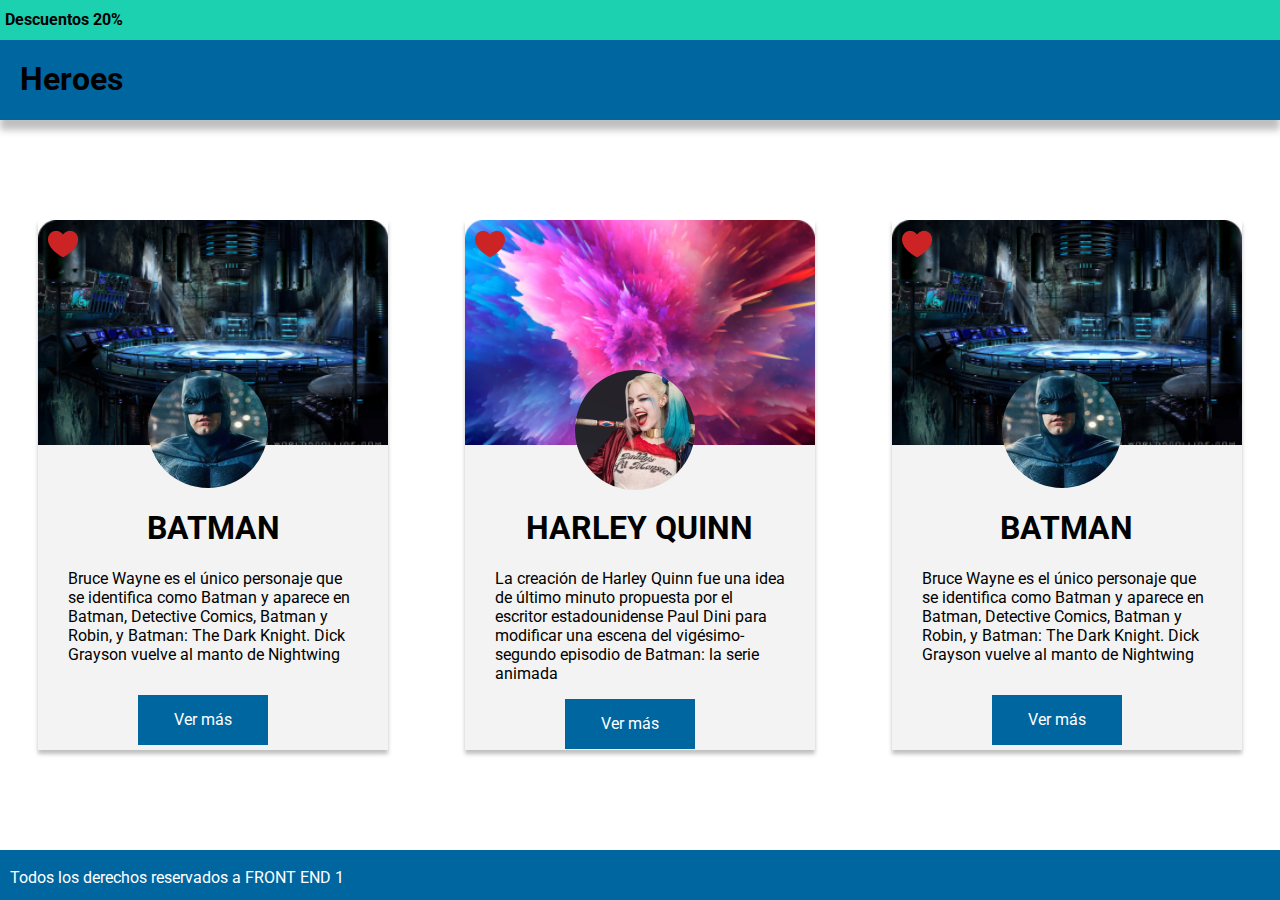
<file: clase10-superHeroesCards/index.html>
<!DOCTYPE html>
<html>
    <head>
        <meta charset="UTF-8">
        <title>Súper heroes</title>
        <link rel="stylesheet" href="./css/styles.css">
    </head>
    <body>
        <header>
            <div class="nav" >
                <p class="navOne"> <strong> Descuentos 20%</strong></p>
                <H1 class="navTwo">Heroes</H1>
            </div>
        </header>
        <main>
            <section>
                <div class="card">
                        <img class="heartIcon" src="./images/heart.png"       alt="Corazón">
                        <img
                        class="profileBack"
                        src="./images/batman-background.jpg" alt="Fondo Batman">
                        <img
                        class="profileImage"
                        src="./images/batman.jpg" alt="Batman">
                    <div class="contentCard">
                        <H1>BATMAN</H1>
                        <p>Bruce Wayne es el único personaje que se identifica como Batman y aparece en Batman, Detective Comics, Batman y Robin, y Batman: The Dark Knight. Dick Grayson vuelve al manto de Nightwing
                        </p>
                        <div class="buttonContent">Ver más</div>
                    </div>
                </div>

                <div class="card">
                    <img class="heartIcon" src="./images/heart.png"       alt="Corazón">
                    <img
                    class="profileBack"
                    src="./images/harley-background.jpg" alt="Fondo Harley">
                    <img
                    class="profileImage"
                    src="./images/harley.jpg" alt="Harley">
                <div class="contentCard">
                    <H1>HARLEY QUINN</H1>
                    <p>La creación de Harley Quinn fue una idea de último minuto propuesta por el escritor estadounidense Paul Dini para modificar una escena del vigésimo-segundo episodio de Batman: la serie animada
                    </p>
                    <div class="buttonContent  buttonHarley">Ver más</div>
                </div>
            </div>

                <div class="card">
                    <img class="heartIcon" src="./images/heart.png"       alt="Corazón">
                    <img
                    class="profileBack"
                    src="./images/batman-background.jpg" alt="Fondo Batman">
                    <img
                    class="profileImage"
                    src="./images/batman.jpg" alt="Batman">
                <div class="contentCard">
                    <H1>BATMAN</H1>
                    <p>Bruce Wayne es el único personaje que se identifica como Batman y aparece en Batman, Detective Comics, Batman y Robin, y Batman: The Dark Knight. Dick Grayson vuelve al manto de Nightwing
                    </p>
                    <div class="buttonContent">Ver más</div>
                </div>
            </div>
            </section>
            <div class="divFooter"></div>
        </main>
    </body>
    <footer>
        <p>Todos los derechos reservados a FRONT END 1</p>
    </footer>
</html>
</file>
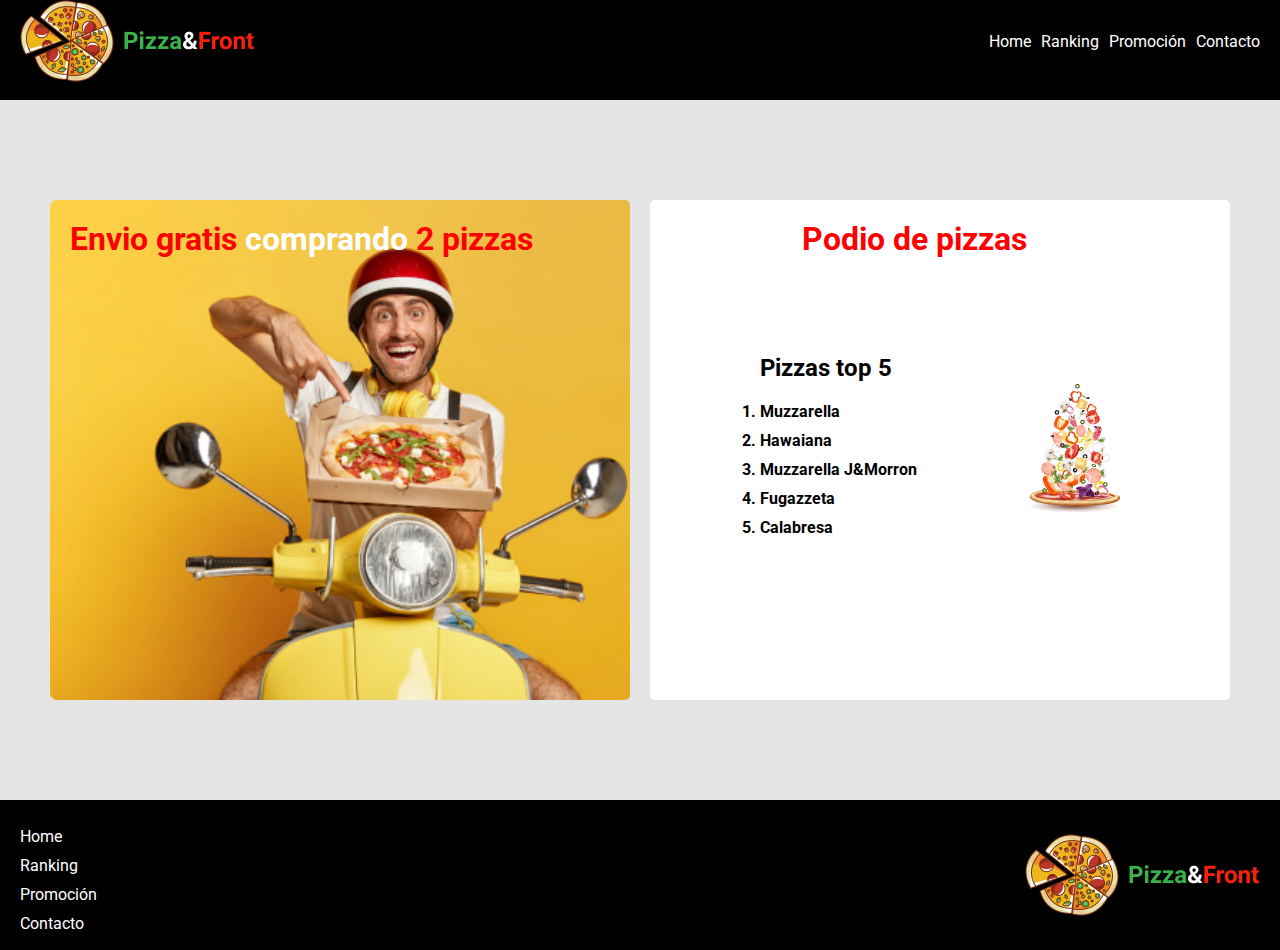
<file: clase11-pizzaFlexBox/index.html>
<!DOCTYPE html>
<html>
    <head>
        <meta charset="UTF-8">
        <title>Pizza Front</title>
        <link rel="stylesheet" href="./css/styles.css">
    </head>
    <body>
        <header>
            <nav>
                <img class="logoPizza" src="./img/Logo.png" alt="Logo Pizza">
                <div class="links">
                        <a href="#">Home</a>
                        <a href="#">Ranking</a>
                        <a href="#">Promoción</a>
                        <a href="#">Contacto</a>
                </div>
            </nav>
        </header>
        <main>
            <div class="container">
                <div class="containerOne">
                    <h1 class="tituloCont1" >Envio gratis  <span>comprando</span> 2 pizzas</h1>
                </div>
                <div class="containerTwo">
                    <div class="subContainerTwo">
                        <div>
                        <h1 class="tituloCont2">Podio de pizzas</h1>
                        <h2 class="subtitulo"> Pizzas top 5</h2>
                        <ol>
                            <li>Muzzarella</li>
                            <li>Hawaiana</li>
                            <li>Muzzarella J&Morron</li>
                            <li>Fugazzeta</li>
                            <li>Calabresa</li>
                        </ol>
                    </div>
                    <div>
                        <img src="./img/PizzaFalling.png" alt="Ingredientes Pizza">
                    </div>
                </div>
                </div>
            </div>
        </main>
        <footer>
            <div  class="list" >
                <p>Home</p>
                <p>Ranking</p>
                <p>Promoción</p>
                <p>Contacto</p>
            </div>
            <img class="logoPizzaFooter" src="./img/Logo.png" alt="Logo Pizza">
        </footer>
    </body>
</html>
</file>
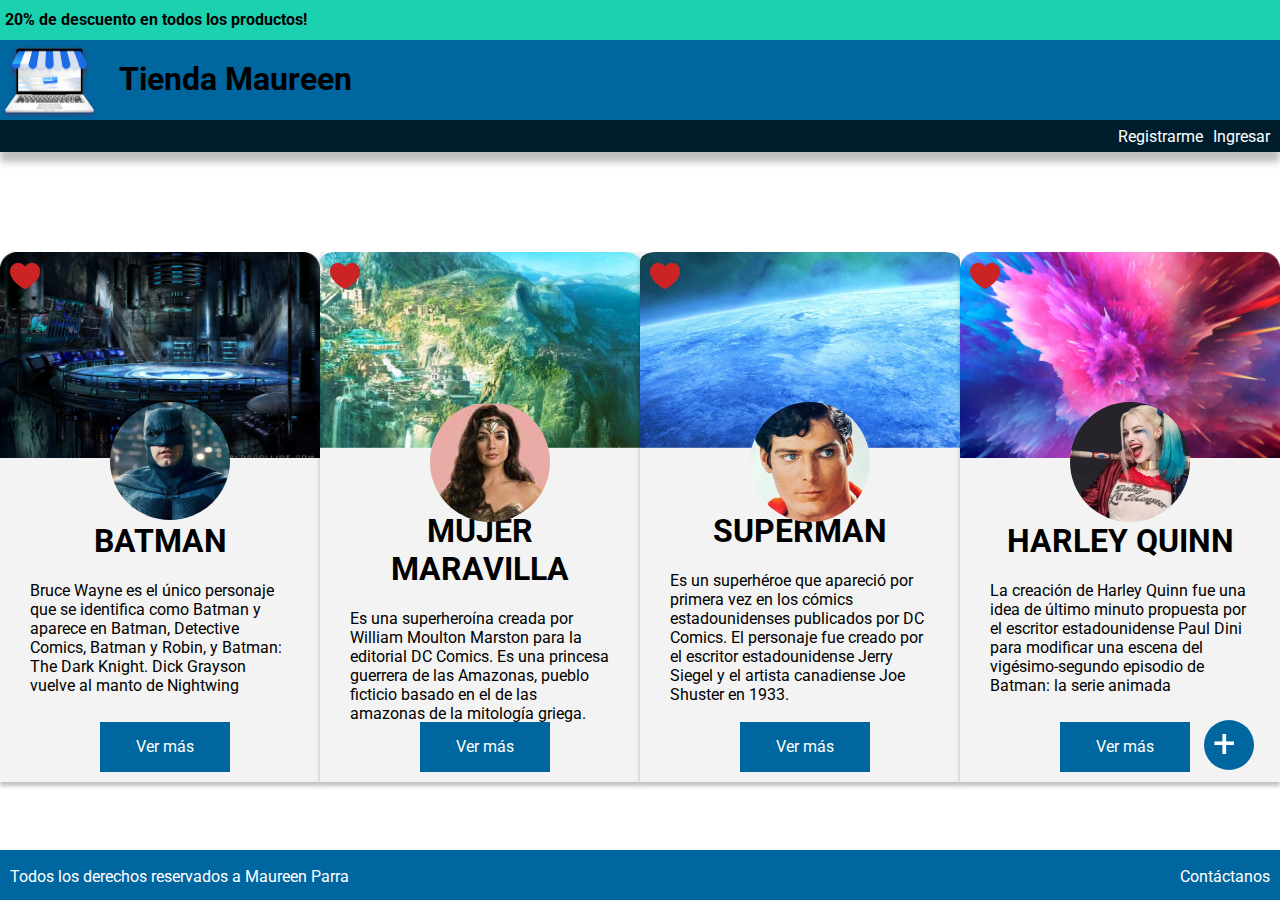
<file: clase14-superHeroesForms/index.html>
<!DOCTYPE html>
<html>
    <head>
        <meta charset="UTF-8">
        <meta name="viewport" content="user-scalable=no, width=device-width, initial-scale=1">
        <title>Súper heroes</title>
        <link rel="stylesheet" href="./css/styles.css">
    </head>
    <header>
        <div class="nav" >
            <p class="navOne"> <strong> 20% de descuento en todos los productos!</strong></p>
            <div class="navTwoParent">
                <i class="fas fa-home"></i>
                <img src="./images/logoTienda.png" alt="Logo tienda">
                <H1 class="navTwo">Tienda Maureen</H1>
            </div>
            <ul type="none">
                <li> <a href="./register.html">Registrarme</a> </li>
                <li> <a href="./login.html">Ingresar</a> </li>
            </ul>
        </div>
    </header>
    <body>
        <main>
            <section>
                <div class="card">
                        <img class="heartIcon" src="./images/heart.png"       alt="Corazón">
                        <img
                        class="profileBack"
                        src="./images/batman-background.jpg" alt="Fondo Batman">
                        <img
                        class="profileImage"
                        src="./images/batman.jpg" alt="Batman">
                    <div class="contentCard">
                        <H1>BATMAN</H1>
                        <p>Bruce Wayne es el único personaje que se identifica como Batman y aparece en Batman, Detective Comics, Batman y Robin, y Batman: The Dark Knight. Dick Grayson vuelve al manto de Nightwing
                        </p>
                        <div class="buttonContent">Ver más</div>
                    </div>
                </div>

                <div class="circle">
                    <a href="./addSH.html">
                        +
                    </a>
                </div>
                <div class="card">
                    <img class="heartIcon" src="./images/heart.png"       alt="Corazón">
                    <img
                    class="profileBackDiff"
                    src="./images/fondo_wonderWoman.png" alt="Fondo Mujer Maravilla">
                    <img
                    class="profileImageDiff"
                    src="./images/wonderWoman.png" alt="Harley">
                <div class="contentCard">
                    <H1>MUJER MARAVILLA</H1>
                    <p>Es una superheroína creada por William Moulton Marston para la editorial DC Comics. Es una princesa guerrera de las Amazonas, pueblo ficticio basado en el de las amazonas de la mitología griega.
                    </p>
                    <div class="buttonContent  buttonHarley">Ver más</div>
                </div>
            </div>

                <div class="card">
                    <img class="heartIcon" src="./images/heart.png"       alt="Corazón">
                    <img
                    class="profileBackDiff"
                    src="./images/fondo-SM.png" alt="Fondo Batman">
                    <img
                    class="profileImageDiff"
                    src="./images/superman.png" alt="Batman">
                <div class="contentCard">
                    <H1>SUPERMAN</H1>
                    <p>Es un superhéroe que apareció por primera vez en los cómics estadounidenses publicados por DC Comics. ​
                        El personaje fue creado por el escritor estadounidense Jerry Siegel y el artista canadiense Joe Shuster en 1933.
                    </p>
                    <div class="buttonContent">Ver más</div>
                </div>
            </div>
            <div class="card">
                <img class="heartIcon" src="./images/heart.png"       alt="Corazón">
                <img
                class="profileBack"
                src="./images/harley-background.jpg" alt="Fondo Harley">
                <img
                class="profileImage"
                src="./images/harley.jpg" alt="Harley">
            <div class="contentCard">
                <H1>HARLEY QUINN</H1>
                <p>La creación de Harley Quinn fue una idea de último minuto propuesta por el escritor estadounidense Paul Dini para modificar una escena del vigésimo-segundo episodio de Batman: la serie animada
                </p>
                <div class="buttonContent  buttonHarley">Ver más</div>
            </div>
        </div>
            </section>
            <div class="divFooter"></div>
        </main>
    </body>
    <footer>
        <span>Todos los derechos reservados a Maureen Parra</span>
        <span> <a href="./contact.html">Contáctanos</a> </span>
    </footer>
</html>
</file>
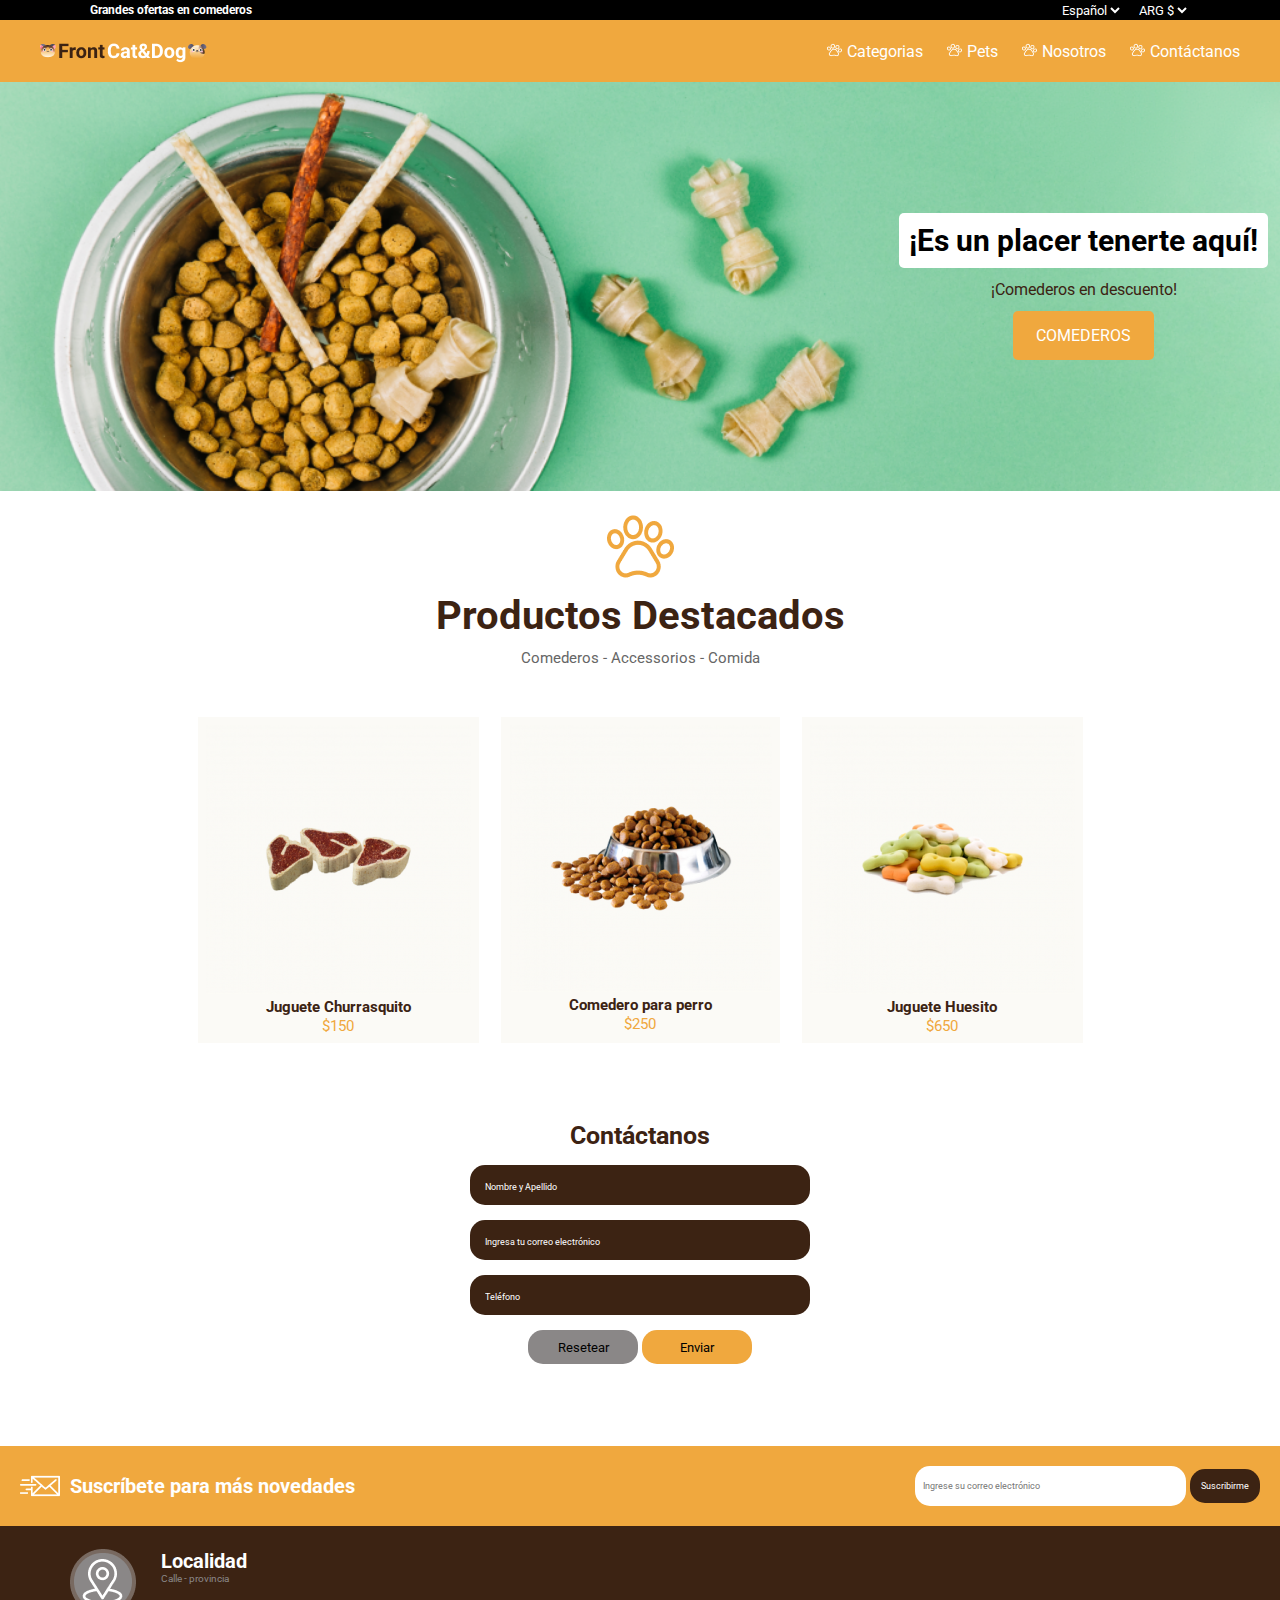
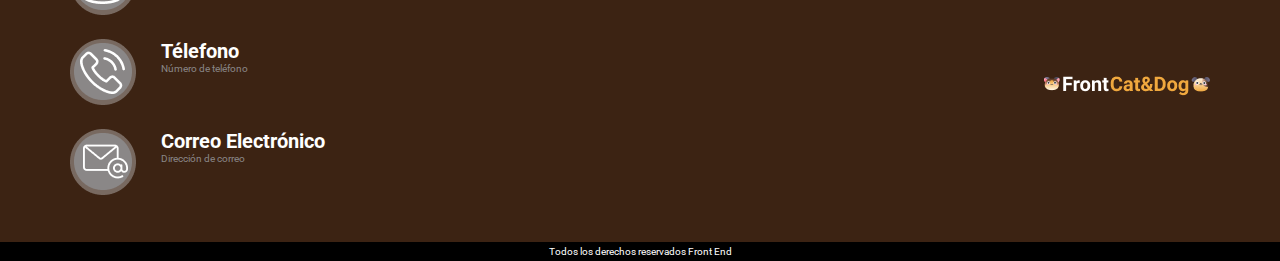
<file: Clase18-petShop-pseudoSelectores/index.html>
<!DOCTYPE html>
<html lang="en">
<head>
    <meta charset="UTF-8">
    <meta http-equiv="X-UA-Compatible" content="IE=edge">
    <meta name="viewport" content="width=device-width, initial-scale=1.0">
    <link rel="stylesheet" href="css/styles.css">
    <title>FrontCat&Dog</title>
</head>
<body>
    <header class="header">
        <aside>
            <h3>Grandes ofertas en comederos</h3>
            <div>
                <select>
                    <option value="">Español</option>
                    <option value="">Ingles</option>
                </select>
                <select>
                    <option value="">ARG $</option>
                    <option value="">USD $</option>
                </select>
            </div>
        </aside>
        <div class="header-principal">
            <img src="img/logo.png" alt="">
            <nav>
                <ul>
                    <li><a href="">Categorias</a></li>
                    <li><a href="">Pets</a></li>
                    <li><a href="">Nosotros</a></li>
                    <li><a href="">Contáctanos</a></li>
                </ul>
            </nav>
        </div>
    </header>
    <main>
        <section class="section-principal">
            <div>
                <h2>¡Es un placer tenerte aquí!</h2>
                <p>¡Comederos en descuento!</p>
                <button>COMEDEROS</button>
            </div>
        </section>
        <section class="section-products">
            <div class="header-products">
                <img src="img/huella.png" alt="">
                <h2>Productos Destacados</h2>
                <p>Comederos - Accessorios - Comida</p>
            </div>
            <div class="cards">
                <article class="card-product">
                    <img src="img/churrasquito.png" alt="">
                    <h4>Juguete Churrasquito</h4>
                    <span>$150</span>
                </article>
                <article class="card-product">
                    <img src="img/comedero.png" alt="">
                    <h4>Comedero para perro</h4>
                    <span>$250</span>
                </article>
                <article class="card-product">
                    <img src="img/huesito.png" alt="">
                    <h4>Juguete Huesito</h4>
                    <span>$650</span>
                </article>
            </div>
        </section>
        <section class="section-contact">
            <form action="">
                <h3>Contáctanos</h3>
                <input type="text" name="" id="" placeholder="Nombre y Apellido">
                <input type="text" name="" id="" placeholder="Ingresa tu correo electrónico">
                <input type="text" name="" id="" placeholder="Teléfono">
                <div>
                    <button class="btn-reset">Resetear</button>
                    <button class="btn-send">Enviar</button>
                </div>
            </form>
        </section>
    </main>
    <footer>
        <div class="subscription">
            <img src="img/icon-send-email.png" alt="">
            <h3>Suscríbete para más novedades</h3>
            <form action="">
                <input type="text" name="" id="" placeholder="Ingrese su correo electrónico">
                <button>Suscribirme</button>
            </form>
        </div>
        <div class="footer-contact">
            <div>
                <div class="card-info">
                    <img src="img/icon-ubicacion.png" alt="">
                    <div>
                        <h2>Localidad</h2>
                        <p>Calle - provincia</p>
                    </div>
                </div>
                <div class="card-info">
                    <img src="img/icon-llamada.png" alt="">
                    <div>
                        <h2>Télefono</h2>
                        <p>Número de teléfono</p>
                    </div>
                </div>
                <div class="card-info">
                    <img src="img/icon-email.png" alt="">
                    <div>
                        <h2>Correo Electrónico</h2>
                        <p>Dirección de correo</p>
                    </div>
                </div>
            </div>
            <img src="img/logo-footer.png" alt="">
        </div>
        <div class="copyright">
            <p>Todos los derechos reservados Front End</p>
        </div>
    </footer>
</body>
</html>
</file>
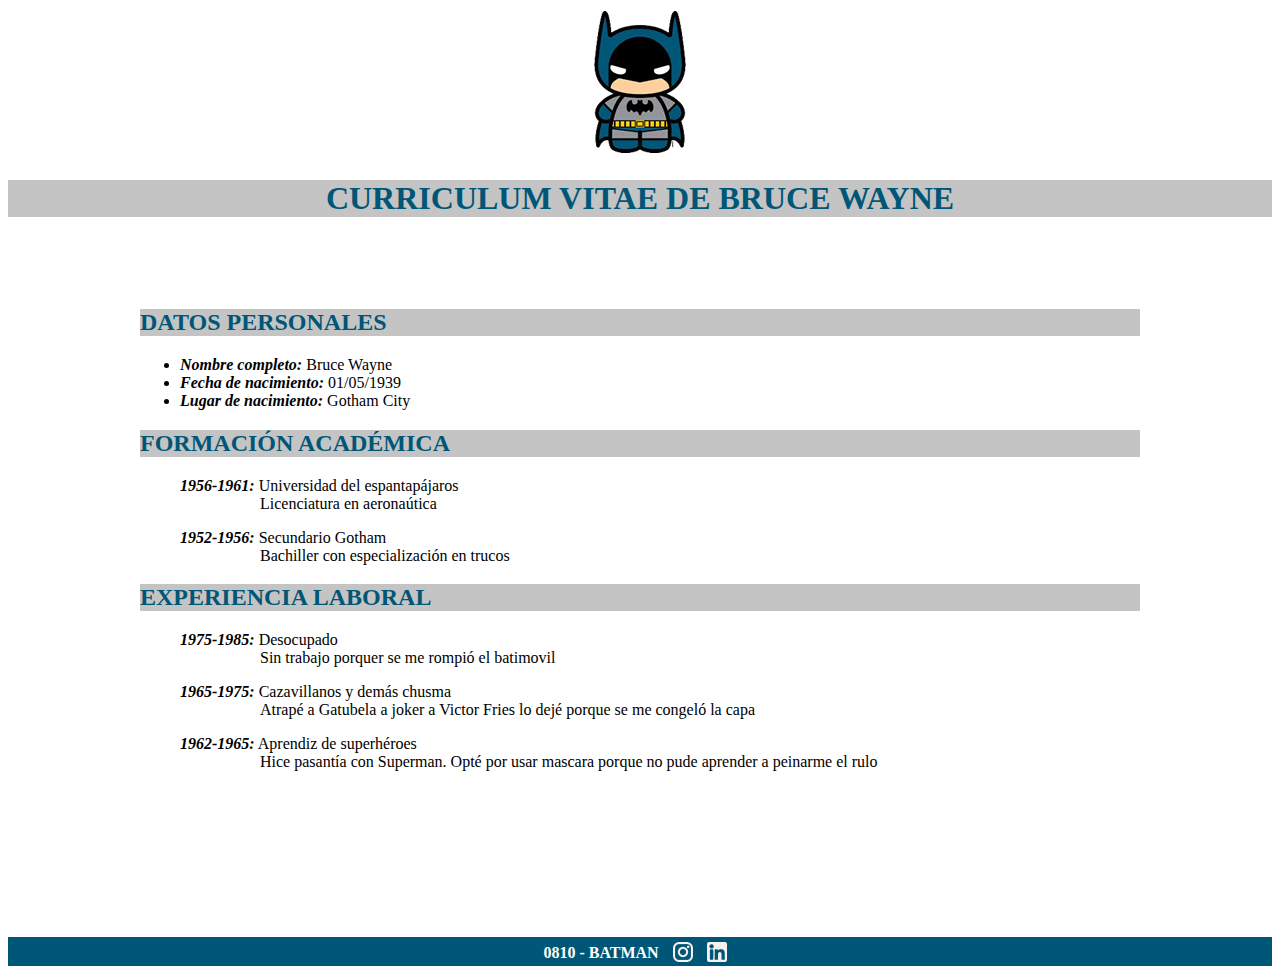
<file: clase20-CVSH-sass/index.html>
<!DOCTYPE html>
<html>
    <head>
        <meta charset="UTF-8">
        <link rel="stylesheet" href="./css/styles.css">
        <title>Curriculum Vitae Batman</title>
    </head>
    <body>
        <header>
            <div class="batmanLogo">
                <img src="./images/logo-batman.png" alt="Foto de Batman">
            </div>
            <h1>
                CURRICULUM VITAE DE BRUCE WAYNE
            </h1>
            <div class="divHeader"></div>
        </header>
        <main>
            <div class="mainContent">
            <h2>DATOS  PERSONALES</h2>
            <ul>
                <li><span>Nombre completo:</span> Bruce Wayne</li>
                <li><span>Fecha de nacimiento:</span> 01/05/1939</li>
                <li><span>Lugar de nacimiento:</span> Gotham City</li>
            </ul>
            <h2> FORMACIÓN   ACADÉMICA </h2>
            <ul type="none">
                <li> <span>1956-1961:</span> Universidad del espantapájaros
                    <p>Licenciatura en aeronaútica</p></li>
                <li><span>1952-1956: </span> Secundario Gotham
                    <p> Bachiller con especialización en trucos</p></li>
            </ul>
            <h2>EXPERIENCIA   LABORAL</h2>
                <ul type="none">
                    <li><span>1975-1985: </span> Desocupado <p>Sin trabajo porquer se me rompió el batimovil</p>
                       </li>
                    <li><span>1965-1975:</span> Cazavillanos y demás chusma
                        <p>Atrapé a Gatubela a joker a Victor Fries lo dejé porque se me congeló la capa</p>
                        </li>
                    <li><span>1962-1965:</span> Aprendiz de superhéroes
                       <p>Hice pasantía con Superman. Opté por usar mascara porque no pude aprender a peinarme el rulo</p> </li>
                </ul>
            </div>
        </main>
    <div class="divFooter"></div>
        <footer>
            <span class="footerText">0810 - BATMAN</span>
            <span><img class="imgIcos" src="./images/ico_instagram.png" alt="Instagram"></span>
            <span><img class="imgIcos" src="./images/ico_linkedin.png" alt="Linkedin"></span>
        </footer>
    </body>
</html>
</file>
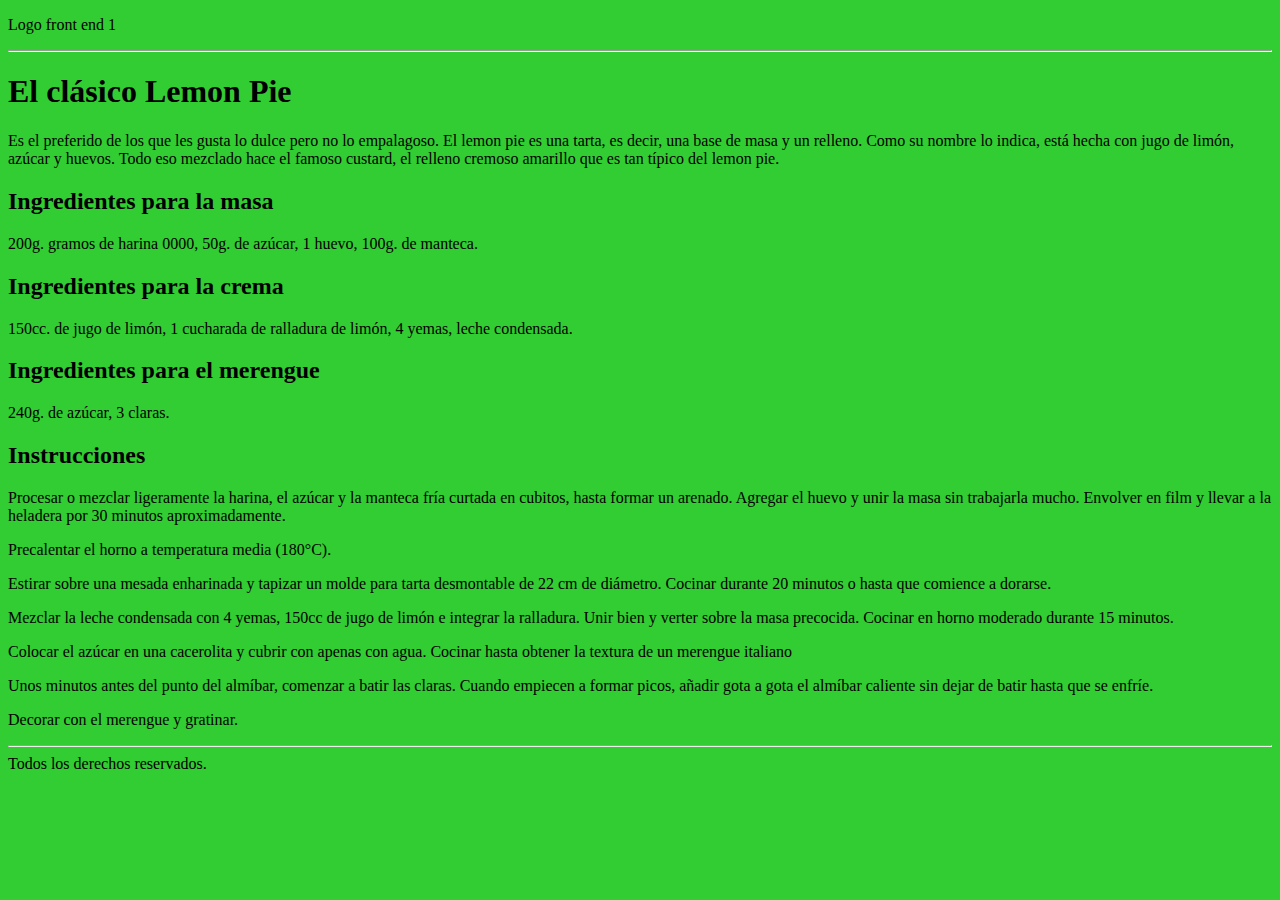
<file: clase21-LemonPie-Sass/index.html>
<!DOCTYPE html>
<html>
    <head>
        <meta name="description" content="Introducción a HTML" charset="utf-8">
        <title>Grupo 4 </title>
        <link rel="stylesheet" href="./css/styles.css">
    </head>
    <body>
        <p>Logo front end 1</p>
        <hr>
        <h1>El clásico Lemon Pie</h1>
        <p>Es el preferido de los que les gusta lo dulce pero no lo empalagoso. El lemon pie es una tarta, es decir, una base de masa y un relleno. Como su nombre lo indica, está hecha con jugo de limón, azúcar y huevos. Todo eso mezclado hace el famoso custard, el relleno cremoso amarillo que es tan típico del lemon pie.</p>
        <h2>Ingredientes para la masa</h2>
        <p>200g. gramos de harina 0000, 50g. de azúcar, 1 huevo, 100g. de manteca.</p>
        <h2>Ingredientes para la crema</h2>
        <p>150cc. de jugo de limón, 1 cucharada de ralladura de limón, 4 yemas, leche condensada.</p>
        <h2>Ingredientes para el merengue</h2>
        <p>240g. de azúcar, 3 claras.</p>
        <h2>Instrucciones</h2>
        <p>Procesar o mezclar ligeramente la harina, el azúcar y la manteca fría curtada en cubitos, hasta formar un arenado. Agregar el huevo y unir la masa sin trabajarla mucho. Envolver en film y llevar a la heladera por 30 minutos aproximadamente.</p>
        <p>Precalentar el horno a temperatura media (180°C).</p>
        <p>Estirar sobre una mesada enharinada y tapizar un molde para tarta desmontable de 22 cm de diámetro. Cocinar durante 20 minutos o hasta que comience a dorarse.</p>
        <p>Mezclar la leche condensada con 4 yemas, 150cc de jugo de limón e integrar la ralladura. Unir bien y verter sobre la masa precocida. Cocinar en horno moderado durante 15 minutos.</p>
        <p>Colocar el azúcar en una cacerolita y cubrir con apenas con agua. Cocinar hasta obtener la textura de un merengue italiano</p>
        <p>Unos minutos antes del punto del almíbar, comenzar a batir las claras. Cuando empiecen a formar picos, añadir gota a gota el almíbar caliente sin dejar de batir hasta que se enfríe.</p>
        <p>Decorar con el merengue y gratinar.</p>

        <hr>
<footer>
    Todos los derechos reservados.
</footer>
    </body>

</html>
</file>
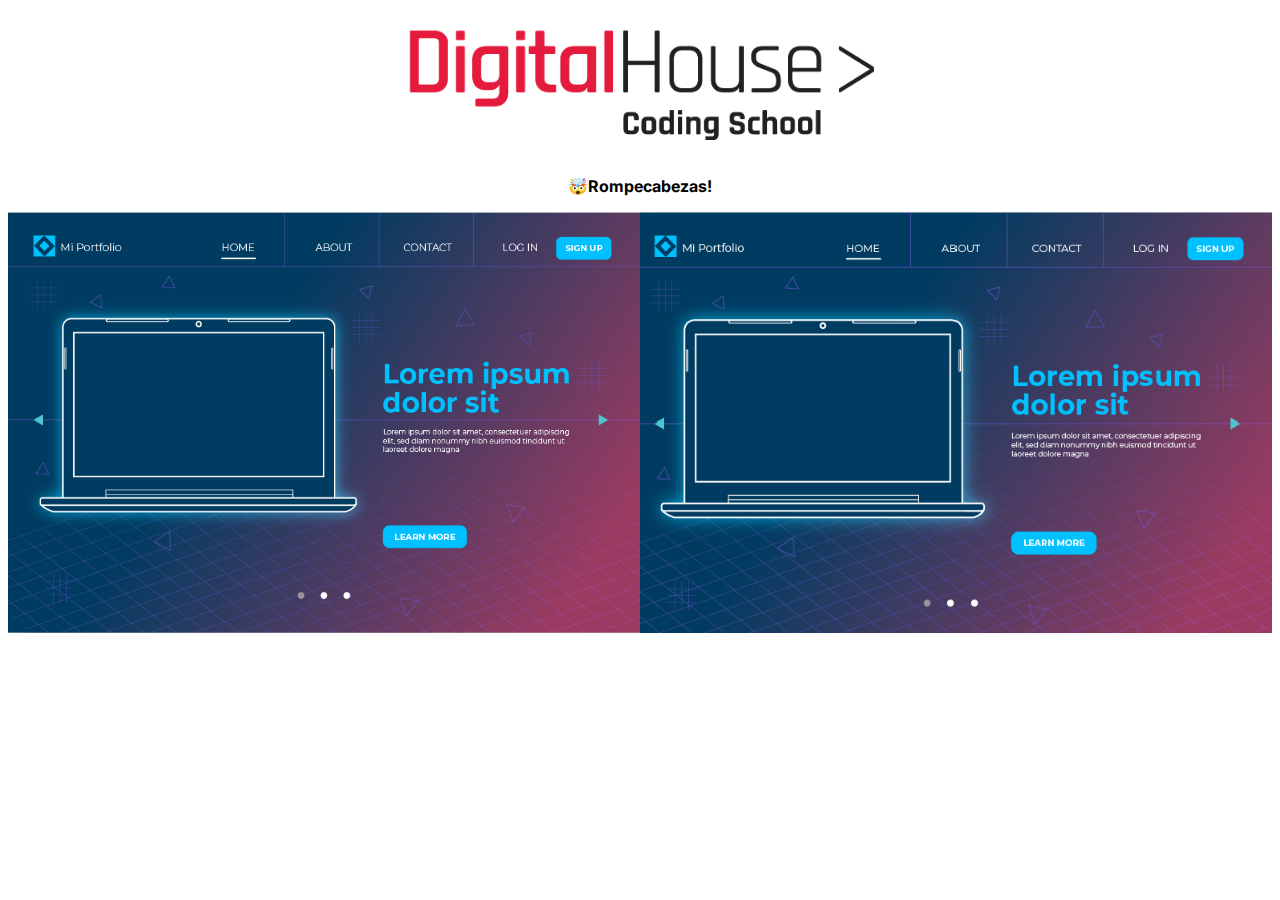
<file: clase25_grid/index.html>
<!DOCTYPE html>
<html lang="es">
  <head>
    <meta charset="UTF-8" />
    <meta name="viewport" content="width=device-width, initial-scale=1.0" />
    <meta http-equiv="X-UA-Compatible" content="ie=edge" />
    <title>Ejercicio Grid</title>
    <link rel="stylesheet" href="css/style.css">
  </head>
  <body>
    <div class="container">
      <div class="logo">
        <img
          src="img/logo-DH.png"
          alt="Logo DH"
        />
      </div>
      <h3>🤯Rompecabezas!</h3>
      <div class="exercice">
        <!--Lado Completo-->
        <div class="exercice-complete">
          <img
            src="img/final.jpg"
            alt="rompecabezas completo"
          />
        </div>
        <!--Lado Incompleto-->
        <div class="excercice-incomplete">
          <div class="grid-one">
            <img
              src="img/1.jpg"
              alt="image 1"
            />
          </div>
          <div class="grid-two">
            <img
              src="img/2.jpg"
              alt="image 2"
            />
          </div>
          <div class="grid-three">
            <img
              src="img/3.jpg"
              alt="image 3"
            />
          </div>
          <div class="grid-four">
            <img
              src="img/4.jpg"
              alt="image 4"
            />
          </div>
        </div>
      </div>
    </div>
  </body>
</html>
</file>
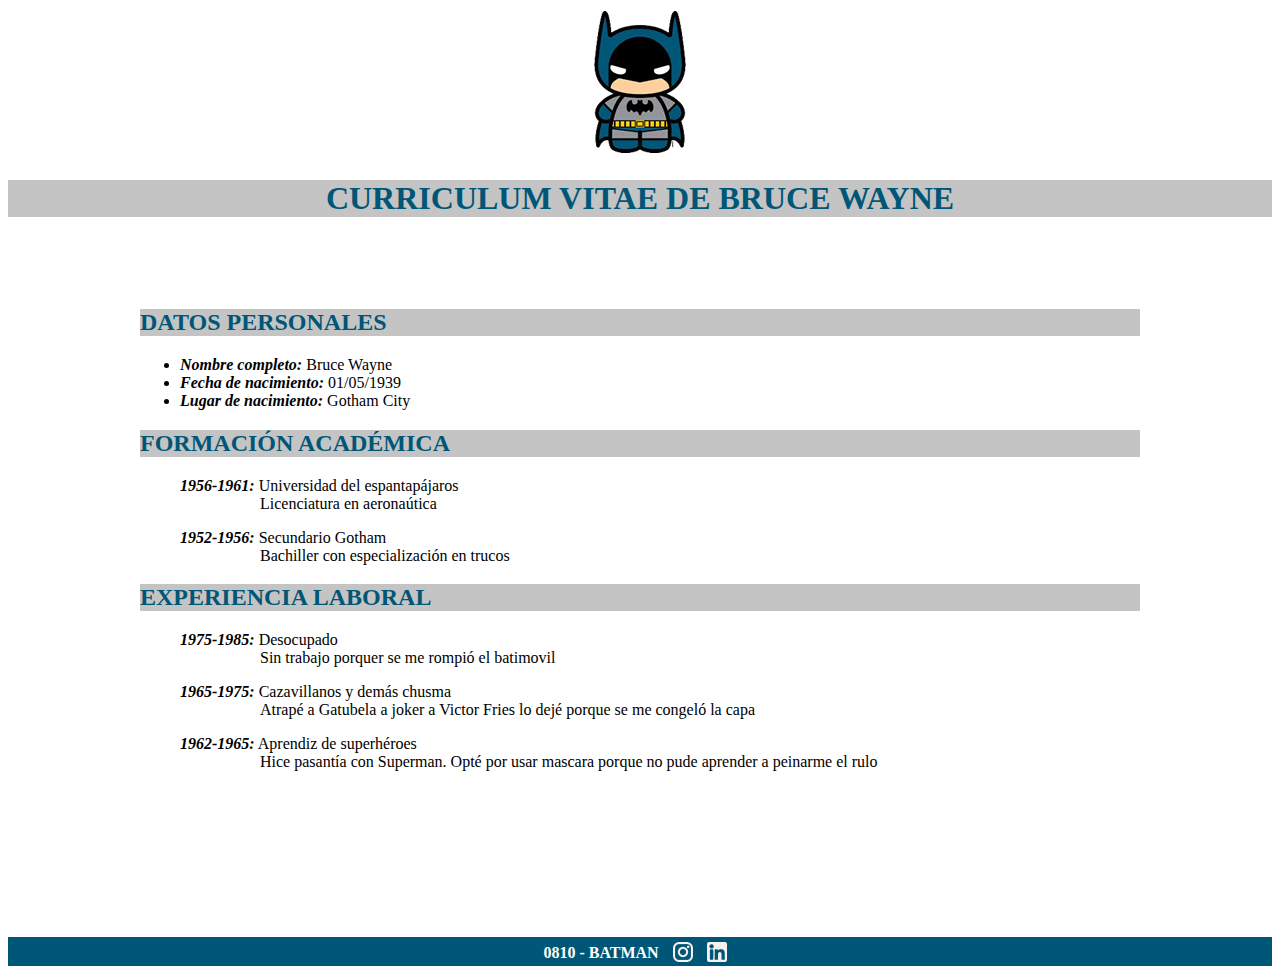
<file: clase7-CV/index.html>
<!DOCTYPE html>
<html>
    <head>
        <meta charset="UTF-8">
        <link rel="stylesheet" href="./css/style.css">
        <title>Curriculum Vitae Batman</title>
    </head>
    <body>
        <header>
            <div class="batmanLogo">
                <img src="./images/logo-batman.png" alt="Foto de Batman">
            </div>
            <h1>
                CURRICULUM VITAE DE BRUCE WAYNE
            </h1>
            <div class="divHeader"></div>
        </header>
        <main>
            <div class="mainContent">
            <h2>DATOS  PERSONALES</h2>
            <ul>
                <li><span>Nombre completo:</span> Bruce Wayne</li>
                <li><span>Fecha de nacimiento:</span> 01/05/1939</li>
                <li><span>Lugar de nacimiento:</span> Gotham City</li>
            </ul>
            <h2> FORMACIÓN   ACADÉMICA </h2>
            <ul type="none">
                <li> <span>1956-1961:</span> Universidad del espantapájaros
                    <p>Licenciatura en aeronaútica</p></li>
                <li><span>1952-1956: </span> Secundario Gotham
                    <p> Bachiller con especialización en trucos</p></li>
            </ul>
            <h2>EXPERIENCIA   LABORAL</h2>
                <ul type="none">
                    <li><span>1975-1985: </span> Desocupado <p>Sin trabajo porquer se me rompió el batimovil</p>
                       </li>
                    <li><span>1965-1975:</span> Cazavillanos y demás chusma
                        <p>Atrapé a Gatubela a joker a Victor Fries lo dejé porque se me congeló la capa</p>
                        </li>
                    <li><span>1962-1965:</span> Aprendiz de superhéroes
                       <p>Hice pasantía con Superman. Opté por usar mascara porque no pude aprender a peinarme el rulo</p> </li>
                </ul>
            </div>
        </main>
    <div class="divFooter"></div>
        <footer>
            <span class="footerText">0810 - BATMAN</span>
            <span><img class="imgIcos" src="./images/ico_instagram.png" alt="Instagram"></span>
            <span><img class="imgIcos" src="./images/ico_linkedin.png" alt="Linkedin"></span>
        </footer>
    </body>
</html>
</file>
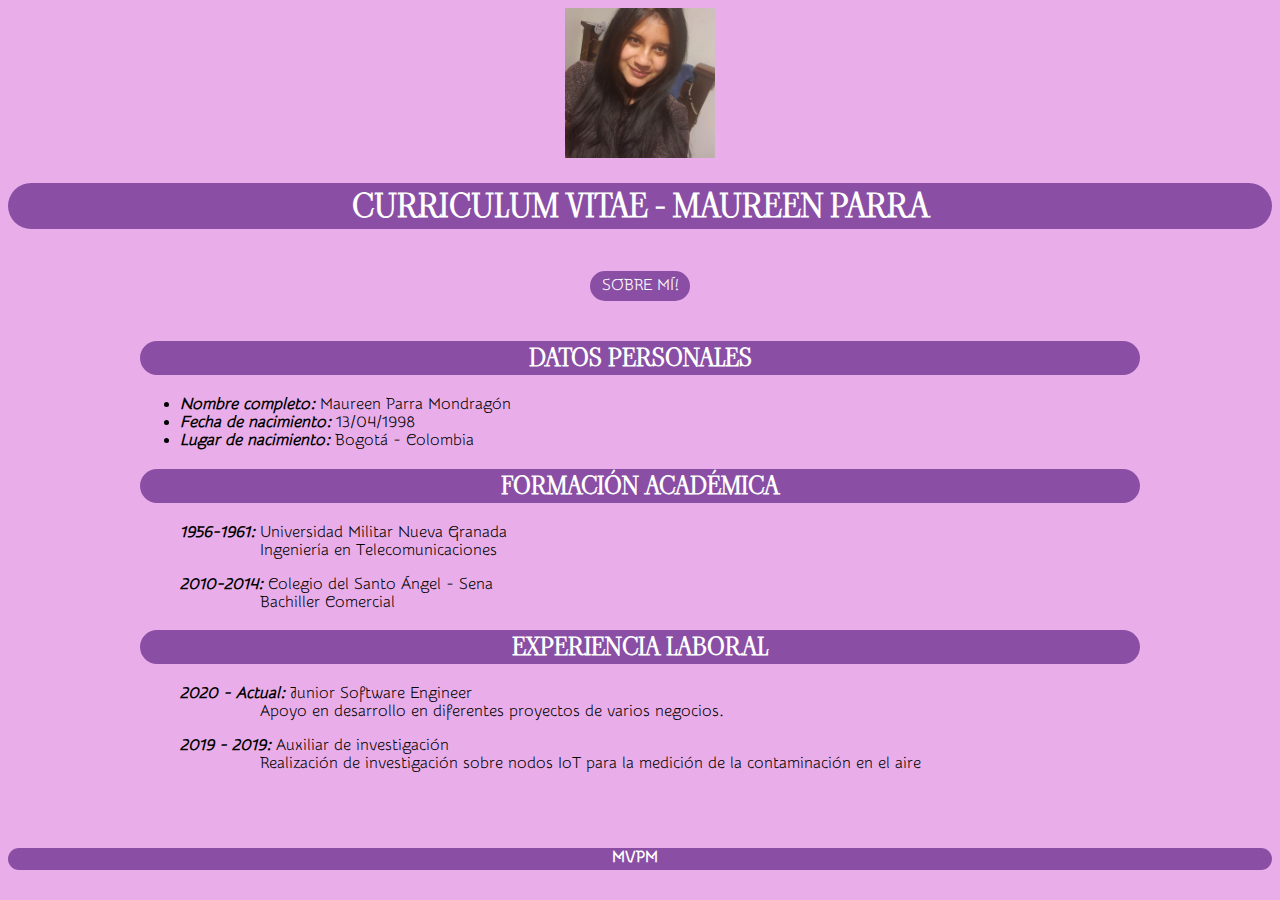
<file: clase8-CV-Mio/index.html>
<!DOCTYPE html>
<html>
    <head>
        <meta charset="UTF-8">
        <title>Curriculum Vitae</title>
        <link rel="stylesheet" href="https://pro.fontawesome.com/releases/v5.10.0/css/all.css" integrity="sha384-AYmEC3Yw5cVb3ZcuHtOA93w35dYTsvhLPVnYs9eStHfGJvOvKxVfELGroGkvsg+p" crossorigin="anonymous"/>
        <link rel="stylesheet" href="./css/style.css">
    </head>
    <body>
        <header>
            <div class="fotoContainer">
                <img class="fotoCV" src="./images/yo.jpg" alt="Foto de Maureen">
            </div>
            <h1>
                CURRICULUM VITAE - MAUREEN PARRA
            </h1>
            <div class="divHeader"></div>
            <div class="aboutMe">
                <a class="links" href="./aboutMe.html">SOBRE MÍ!</a>
            </div>
            <div class="divHeader"></div>
        </header>
        <main>
            <div class="mainContent">
            <h2>DATOS  PERSONALES</h2>
            <ul>
                <li><span>Nombre completo:</span> Maureen Parra Mondragón</li>
                <li><span>Fecha de nacimiento:</span> 13/04/1998</li>
                <li><span>Lugar de nacimiento:</span> Bogotá - Colombia</li>
            </ul>
            <h2> FORMACIÓN   ACADÉMICA </h2>
            <ul type="none">
                <li> <span>1956-1961:</span> Universidad Militar Nueva Granada
                    <p>Ingeniería en Telecomunicaciones</p></li>
                <li><span>2010-2014: </span> Colegio del Santo Ángel - Sena
                    <p> Bachiller Comercial</p></li>
            </ul>
            <h2>EXPERIENCIA   LABORAL</h2>
                <ul type="none">
                    <li><span>2020 - Actual:</span> Junior Software Engineer    <p>Apoyo en desarrollo en diferentes proyectos de varios negocios.</p>
                        </li>
                    <li><span>2019 - 2019:</span> Auxiliar de investigación
                        <p>Realización de investigación sobre nodos IoT para la medición de la contaminación en el aire</p>
                        </li>
                </ul>
            </div>
        </main>
    <div class="divFooter"></div>
        <footer>
            <span class="footerText">MVPM</span>
            <span><a href="https://www.instagram.com/">
                <i class="fab fa-instagram"></i>
            </a></span>
            <span><a href="https://www.linkedin.com/in/maureen-parra/">
                <i class="fab fa-linkedin"></i>
            </a></span>
            <span><a href="https://github.com/Maureen-bit">
            <i class="fab fa-github"></i>
        </a></span>
        </footer>
    </body>
</html>
</file>
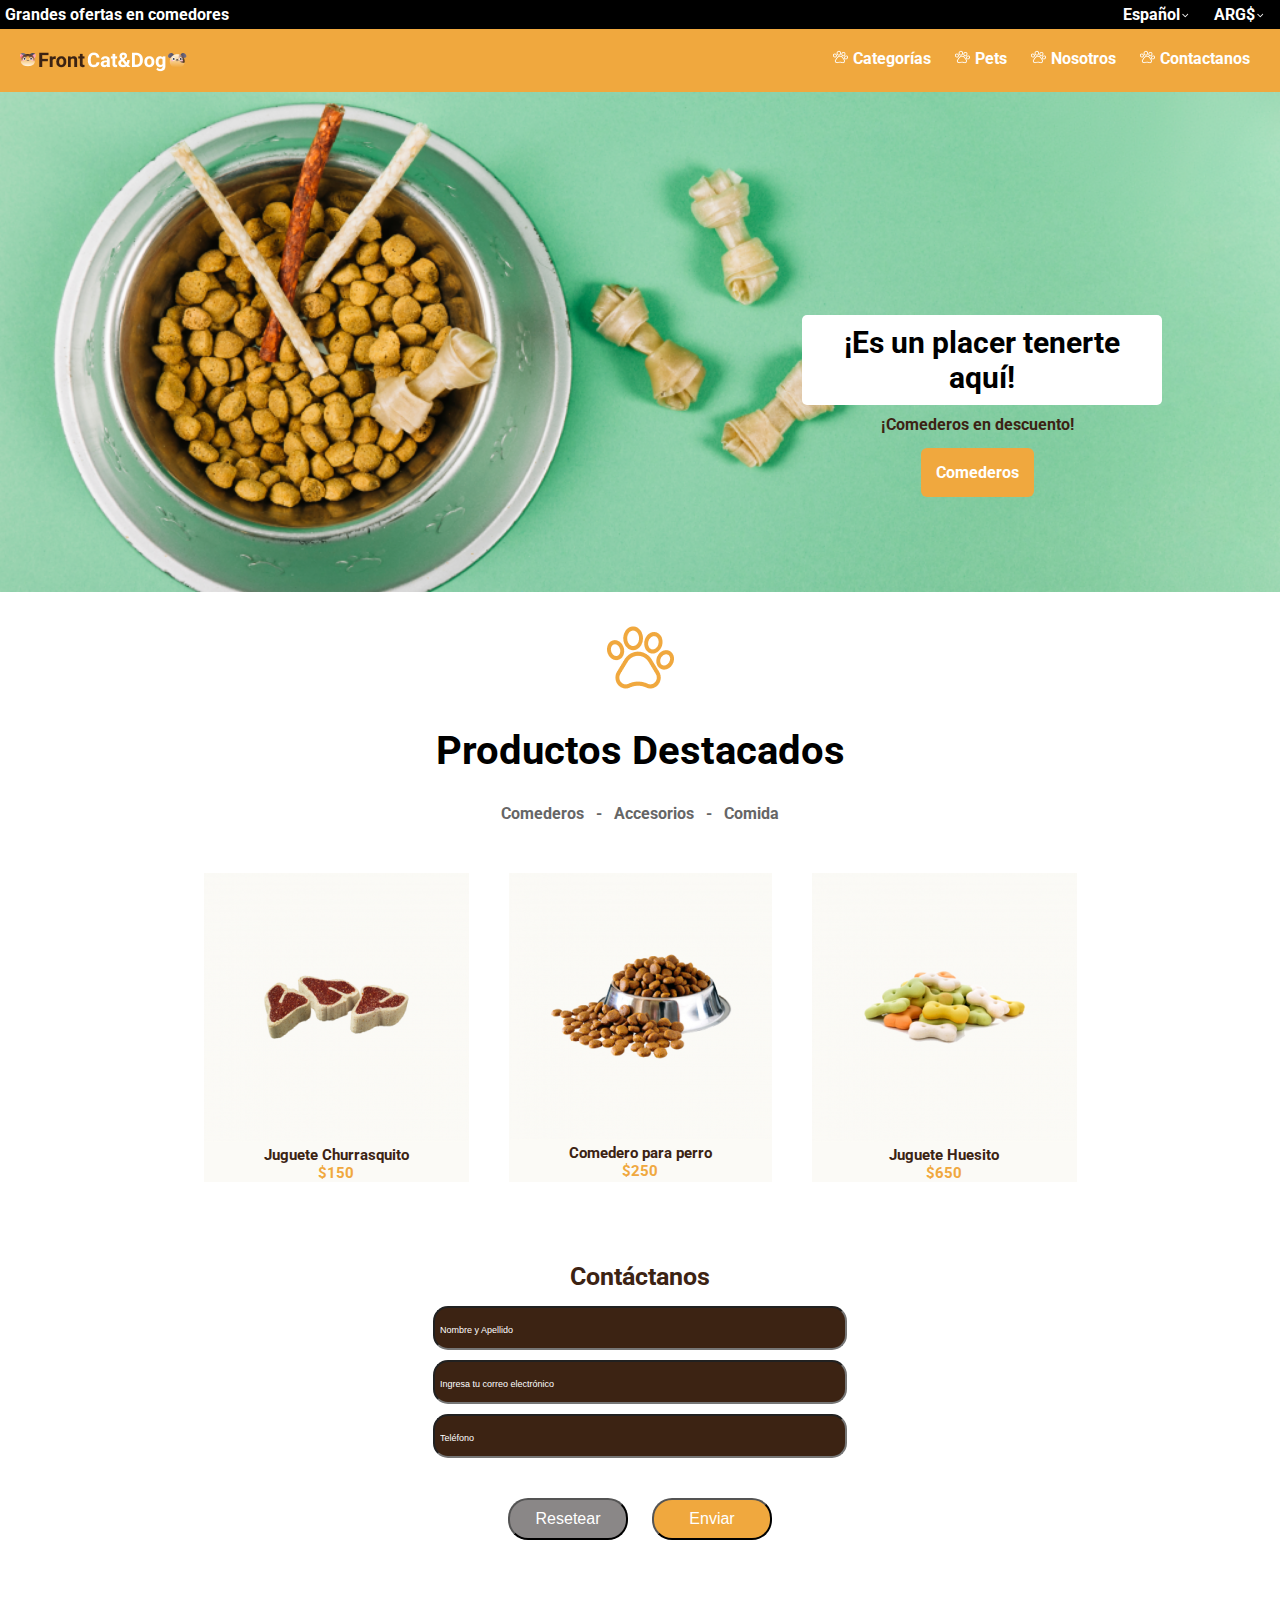
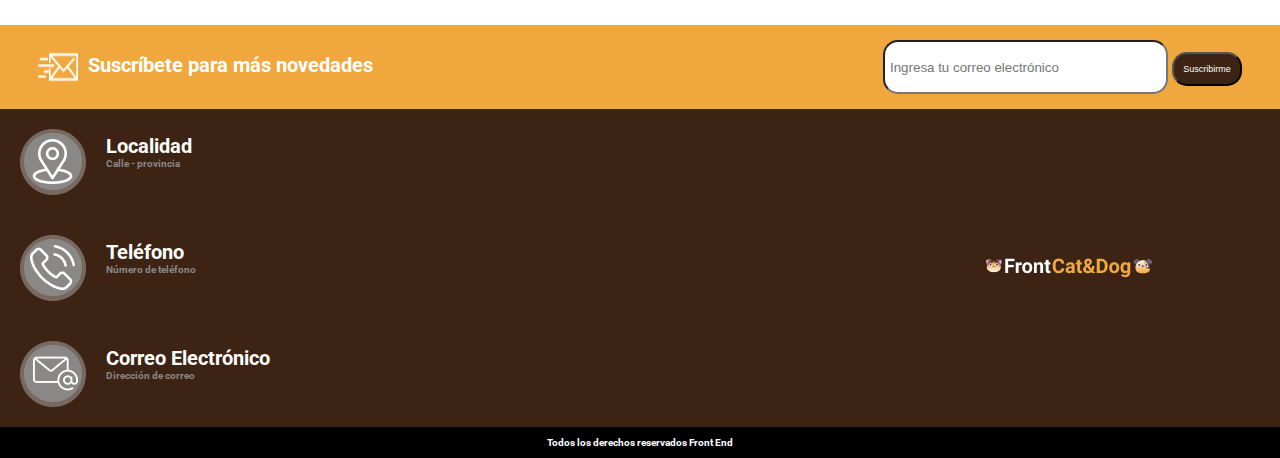
<file: clase9/index.html>
<!DOCTYPE html>
<html lang="en">
<head>
    <meta charset="UTF-8">
    <meta http-equiv="X-UA-Compatible" content="IE=edge">
    <meta name="viewport" content="width=device-width, initial-scale=1.0">
    <title>FrontCat&Dog</title>
    <link rel="stylesheet" href="css/general.css">
</head>
<body>
    <header>
        <div id="header-superior">
            <p>Grandes ofertas en comedores</p>
            <nav>
                <a href="">Español<img src="img/icon-down.png" alt=""></a>
                <a href="">ARG$<img src="img/icon-down.png" alt=""></a>
            </nav>
        </div>

        <div id='header-estatico'>
            <img id="logo" src="img/logo.png" alt="Logo de pagina">
            <nav>
                <span><a href=""><img src="img/icon-huella.png" alt="">Categorías</a></span>
                <span><a href=""><img src="img/icon-huella.png" alt="">Pets</a></span>
                <a href=""><img src="img/icon-huella.png" alt="">Nosotros</a>
                <a href=""><img src="img/icon-huella.png" alt="">Contactanos</a>
            </nav>
        </div>
    </header>
    <main>
        <section id="banner">
            <div>
                <h3>¡Es un placer tenerte aquí!</h3>
                <p>¡Comederos en descuento!</p><br>
                <a href="">Comederos</a>
            </div>
        </section>

        <section id='productos-destacados'>
            <img src="img/huella.png" alt="">
            <h3>Productos Destacados</h3>
            <p id="resumen-productos">Comederos &nbsp; -  &nbsp; Accesorios &nbsp; -  &nbsp; Comida</p>
            <div class='contenedor'>
                <article>
                    <img src="img/churrasquito.png" alt="">
                    <p class="nombre-producto">Juguete Churrasquito</p>
                    <p class="precio">$150</p>
                </article>
                <article>
                    <img src="img/comedero.png" alt="">
                    <p class="nombre-producto">Comedero para perro</p>
                    <p class="precio">$250</p>
                </article>
                <article>
                    <img src="img/huesito.png" alt="">
                    <p class="nombre-producto">Juguete Huesito</p>
                    <p class="precio">$650</p>
                </article>
            </div>
        </section>

        <section id="formulario">
            <h3>Contáctanos</h3>
            <form action="">
                <input class="txt-celda" type="text" placeholder="Nombre y Apellido"><br>
                <input class="txt-celda" type="text" placeholder="Ingresa tu correo electrónico"><br>
                <input class="txt-celda" type="text" placeholder="Teléfono"><br>
                <input class="boton-reset" type="button" value="Resetear">
                <input class="boton-enviar" type="button" value="Enviar">
            </form>
        </section>

        <section id="form-suscripcion">
            <div>
                <img src="img/icon-send-email.png" alt="">
                <h3>Suscríbete para más novedades</h3>
                <form action="">
                    <input class="txt-celda" placeholder="Ingresa tu correo electrónico" type="text">
                    <input class="boton-suscrip" type="button" value="Suscribirme">
                </form>
            </div>
        </section>

        <section id="info-adicional">
            <div>
                <div class="contenedor">
                    <img  class="iconos-info" src="img/icon-ubicacion.png" alt="">
                    <div>
                        <h3>Localidad</h3>
                        <p>Calle - provincia</p>
                    </div>
                </div>
                <div class="contenedor">
                    <img class="iconos-info" src="img/icon-llamada.png" alt="">
                    <div>
                        <h3>Teléfono</h3>
                        <p>Número de teléfono</p>
                    </div>
                </div>
                <div class="contenedor">
                    <img class="iconos-info" src="img/icon-email.png" alt="">
                    <div>
                        <h3>Correo Electrónico</h3>
                        <p>Dirección de correo</p>
                    </div>
                </div>
            </div>
            <div id="contenedor-logo2">
                <img src="img/logo2.png" alt="">
            </div>
        </section>
    </main>

    <footer>
        <div>
            <p>
                Todos los derechos reservados Front End
            </p>
        </div>
    </footer>
</body>
</html>
</file>
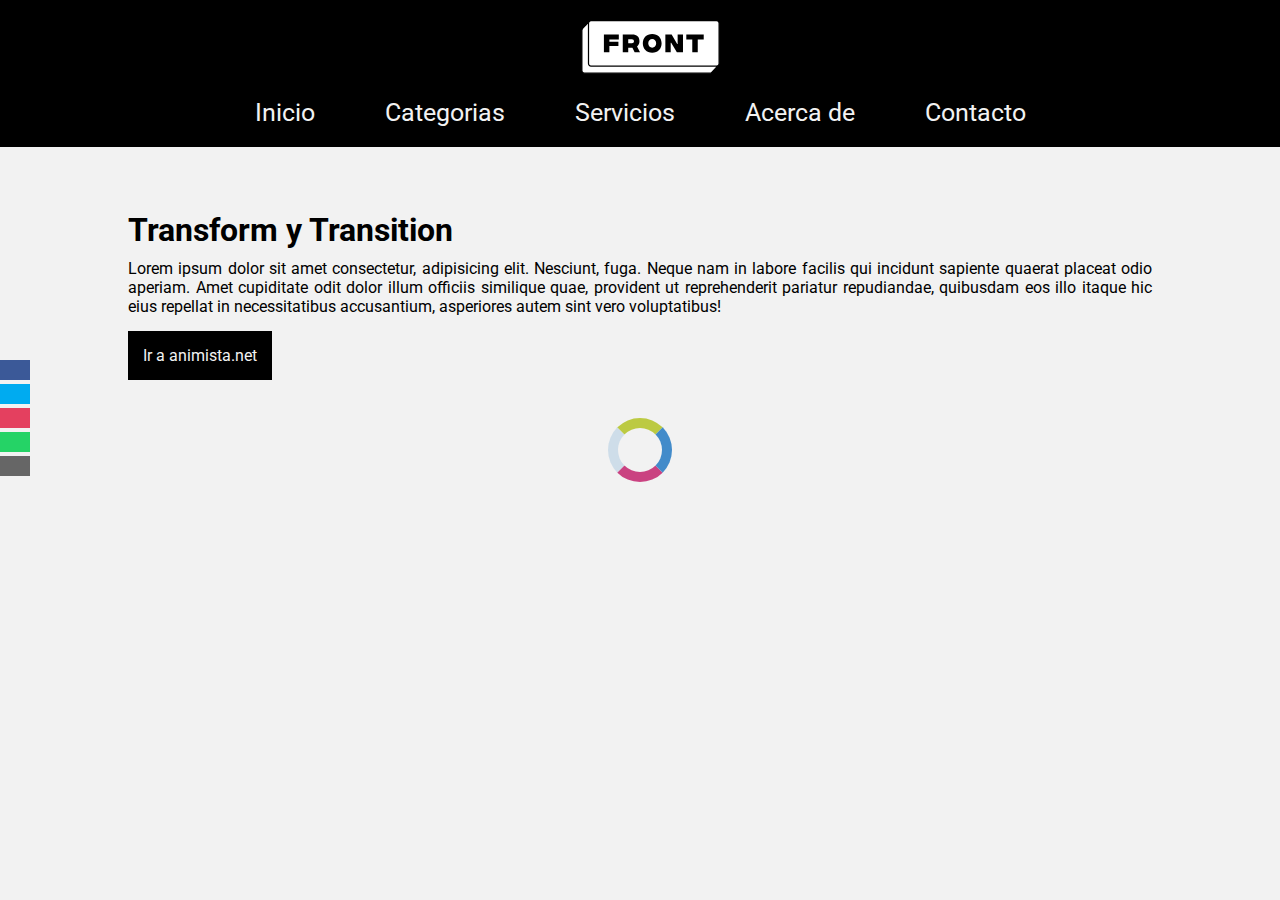
<file: clase_19_animaciones/index.html>
<!DOCTYPE html>
<html lang="es">
<head>
    <meta charset="UTF-8">
    <meta http-equiv="X-UA-Compatible" content="IE=edge">
    <meta name="viewport" content="width=device-width, initial-scale=1.0">
    <title>CSS avanzado</title>
    <link rel="stylesheet" href="https://use.fontawesome.com/releases/v5.15.3/css/all.css" integrity="sha384-SZXxX4whJ79/gErwcOYf+zWLeJdY/qpuqC4cAa9rOGUstPomtqpuNWT9wdPEn2fk" crossorigin="anonymous">
    <link rel="stylesheet" href="./css/style_base.css">

</head>
<body >
    <header>
        <img class="logo" src="img/logo.svg" alt="">
		<nav>
			<ul>
				<li><a href="#">Inicio</a></li>
				<li><a href="#">Categorias</a></li>
				<li><a href="#">Servicios</a></li>
				<li><a href="#">Acerca de</a></li>
				<li><a href="#">Contacto</a></li>
			</ul>
		</nav>
	</header>
    <aside class="social">
		<ul>
			<li><a href="#" target="_blank" class="icon-facebook"><i class="fab fa-facebook"></i></a></li>
			<li><a href="#" target="_blank" class="icon-twitter"><i class="fab fa-twitter"></i></a></li>
			<li><a href="#" target="_blank" class="icon-instagram"><i class="fas fa-camera"></i></a></li>
			<li><a href="#" target="_blank" class="icon-whatsapp"><i class="fas fa-comment"></i></a></li>
			<li><a href="mailto:lromiglia@digitalhouse.com" class="icon-mail"><i class="fas fa-envelope"></i></a></li>
		</ul>
    </aside>
    <section class="container ">
        <h1>Transform y Transition</h1>
        <p>Lorem ipsum dolor sit amet consectetur, adipisicing elit. Nesciunt, fuga. Neque nam in labore facilis qui incidunt sapiente quaerat placeat odio aperiam. Amet cupiditate odit dolor illum officiis similique quae, provident ut reprehenderit pariatur repudiandae, quibusdam eos illo itaque hic eius repellat in necessitatibus accusantium, asperiores autem sint vero voluptatibus!</p>
        <a href="https://animista.net/" target="_blank">Ir a animista.net</a>
        
    </section>
    <span class="spinner"></span>
</body>
</html>
</file>
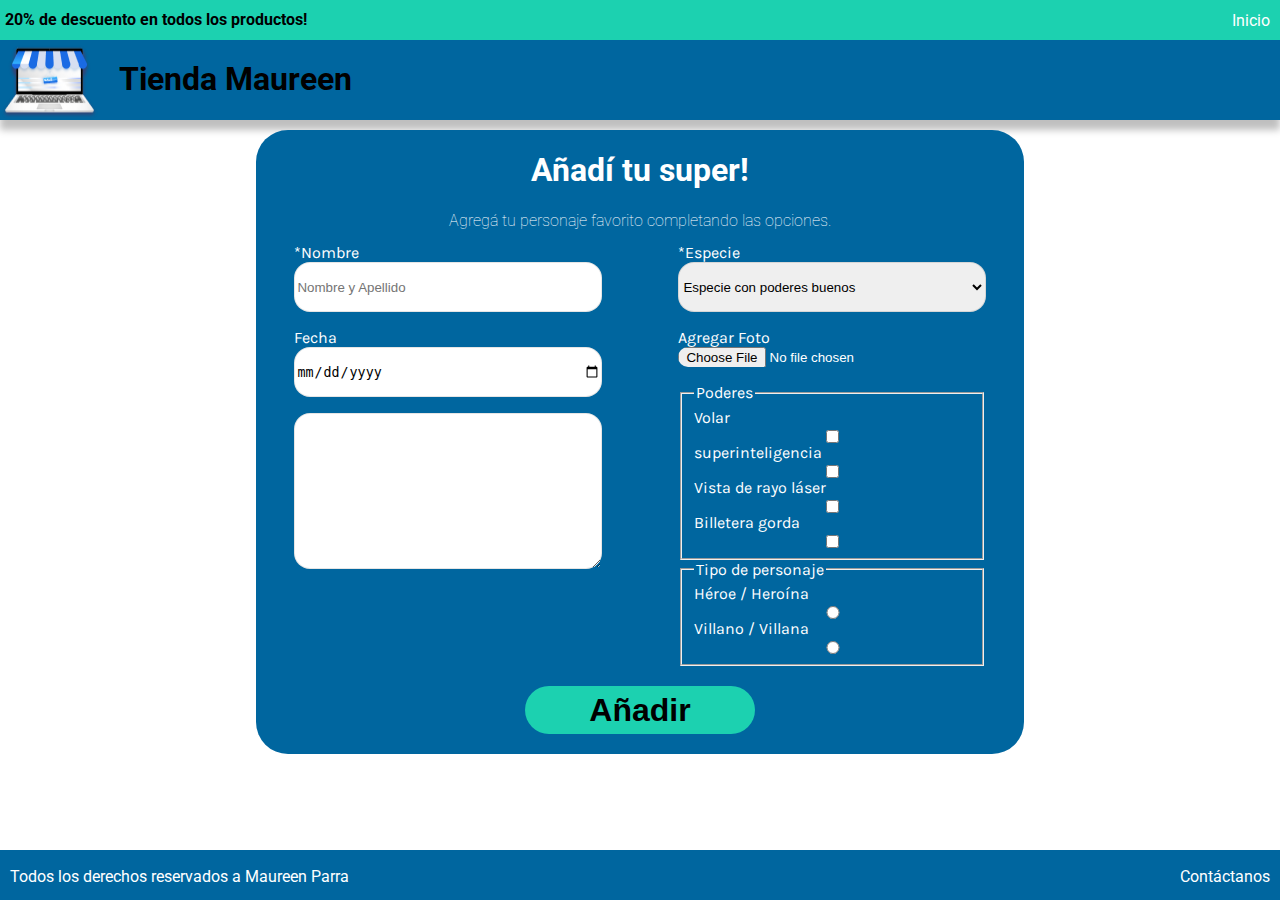
<file: clase14-superHeroesForms/addSH.html>
<!DOCTYPE html>
<html>
    <head>
        <meta charset="UTF-8">
        <meta name="viewport" content="user-scalable=no, width=device-width, initial-scale=1">
        <title>Añadir Súper Heroe</title>
        <link rel="stylesheet" href="./css/styles.css">
    </head>
    <header>
        <div class="nav" >
            <div class="navOneParent">
                <p class="navOne"> <strong> 20% de descuento en todos los productos!</strong></p>
                <a href="index.html" >Inicio</a>
            </div>

            <div class="navTwoParent">
                <img src="./images/logoTienda.png" alt="Logo tienda">
                <H1 class="navTwo">Tienda Maureen</H1>
                <i class="fas fa-home"></i>
            </div>
        </div>
    </header>
    <body>
        <main>
            <section class="sectionAdd">
                <div class="container">
                <h1 class="titlesAdd">Añadí tu super!</h1>
                <h2 class="titlesAdd subtitleAdd">Agregá tu personaje favorito completando las opciones.</h2>
                <form class="formAdd">
                    <div class="childAdd">
                        <div class="columns">
                            <label for="name">*Nombre</label>
                            <input class="inputsAdd" type="text" name="name" id="name" placeholder="Nombre y Apellido" maxlength="60" required>
                            <label for="name">Fecha</label>
                            <input class="inputsAdd" type="date" name="email" id="email" placeholder="Correo Electrónico" required>    
                            <textarea class="inputsAdd" rows="10"></textarea>
                        </div>
                        <div class="columns">
                            <label for="name">*Especie</label>
                            <select class="inputsAdd" placeholder="País" required>
                                <option value="co">Especie con poderes buenos</option>
                                <option value="ar">Especie con poderes malos</option>
                                <option value="es">Especie con poderes neutros</option>
                            </select>
                            <label for="file">Agregar Foto</label>
                            <input class="inputsAdd fileInput" type="file" name="file" id="file" placeholder="Seleccionar foto">
                            <fieldset class="groups">
                                <legend>Poderes</legend>
                                <label for="fly">Volar</label>
                                <input class="inputOption"  type="checkbox" name="fly" id="fly">

                                <label for="superintelligence">superinteligencia</label>
                                <input class="inputOption" type="checkbox" name="superintelligence" id="superintelligence">

                                <label for="laser">Vista de rayo láser</label>
                                <input class="inputOption"  type="checkbox" name="laser" id="laser" value="laser">

                                <label for="fatWallet">Billetera gorda</label>
                                <input class="inputOption"  type="checkbox" name="fatWallet" id="fatWallet">
                            </fieldset>

                            <fieldset class="groups">
                                <legend>Tipo de personaje</legend>
                                <label for="heroes">Héroe / Heroína</label>
                                <input class="inputOption" type="radio" name="character" id="heroes" value="heroes">
                                <label for="villains">Villano / Villana</label>
                                <input class="inputOption" type="radio" name="character" id="villains" value="villains">
                            </fieldset>
                        </div>
                    </div>
                    <button class="addButton" type="submit">Añadir</button>
                </form>
                </div>
            </section>
        </main>
        <footer>
            <span>Todos los derechos reservados a Maureen Parra</span>
            <span> <a href="./contact.html">Contáctanos</a> </span>
        </footer>
    </body>

</html>
</file>
<file: clase10-superHeroesCards/css/styles.css>
@import url('https://fonts.googleapis.com/css2?family=Roboto:wght@300&display=swap');

body {
    font-family: 'Roboto', sans-serif;
    margin: 0px;
}

section {
    display: flex;
    justify-content: space-around;
}

.nav {
    position: relative;
    box-shadow: 0px 10px 7px rgba(0, 0, 0, 0.25);
}

.navOne {
    padding-top: 10px;
    padding-left: 5px;
    top: 0px;
    background-color: #1CD1B0;
    margin: 0px;
    height: 30px;
    width: 100%;
}

.navTwo{
    background-color: #00669F;
    margin: 0px;
    padding-top: 20px;
    padding-left: 20px;
    height: 60px;
    width: 100%;
}

.card{
    position: relative;
    width: 350px;
    height: 530px;
    top: 100px;
    background-color: #F3F3F3;
    box-shadow: 0px 4px 4px rgba(0, 0, 0, 0.25);
}

.heartIcon{
    position: absolute;
    left: 10px;
    top: 10px;
}

.profileBack{
    width: 100%;
}

.profileImage{
    position: absolute;
    left: 110px;
    top: 150px;
    border-radius: 50%;
}

.contentCard{
    box-sizing: border-box;
    margin-top: 60px;
    text-align: center;
    padding: 0px 30px;
}

.contentCard p {
    text-align: left;
}


.buttonContent{
    position: absolute;
    left: 100px;
    box-sizing: border-box;
    padding-top: 15px;
    background-color: #00669F;
    color: white;
    width: 130px;
    height: 50px;
    margin-top: 15px;
    margin-bottom: 25px;
}

.buttonHarley{
    margin-top: 0px;
}

.divFooter{
    height: 200px;
}

footer {
    box-sizing: border-box;
    color: white;
    background-color: #00669F;
    height: 50px;
    padding-top: 2px;
    padding-left: 10px;
}
</file>
<file: clase11-pizzaFlexBox/css/styles.css>
@import url('https://fonts.googleapis.com/css2?family=Roboto:wght@300&display=swap');

* {
    font-family: 'Roboto', sans-serif;
    margin: 0;
    padding: 0;
}

nav {
    display: flex;
    justify-content: space-between;
}

header {
    box-sizing: border-box;
    background-color: black;
    box-shadow: 0px 4px 4px rgba(0, 0, 0, 0.25);
    height: 100px;
}

a {
    text-decoration: none;
    color: white;
    margin-left: 10px;
}

.container {
    padding: 100px 50px;
    display: flex;
    justify-content: center;
    background-color: #E5E5E5;
}


.logoPizza{
    margin-left: 20px;
}

.containerOne {
    position: relative;
    background-image: url('../img/delivery.png');
    background-size: cover;
    height: 500px;
    width: 100%;
    margin-right: 20px;
    border-radius: 5px;
}

.links {
display: flex;
align-items: center;
margin-right: 20px;
}

.tituloCont1 {
    position: absolute;
    top: 20px;
    left: 20px;
    color: red;
}

.tituloCont2 {
    position: absolute;
    top: 20px;
    right: 35%;
    color: red;
}

span {
    color: white;
}

.containerTwo {
    position: relative;
    background-color: white;
    display: flex;
    width: 100%;
    border-radius: 5px;
}

.subtitulo{
    margin-bottom: 20px;
}

.subContainerTwo {
    display: flex;
    width: 100%;
    justify-content: space-evenly;
    align-items: center;
}

footer {
    display: flex;
    color: white;
    background-color: black;
    justify-content: space-between;
    height: 150px;
    align-items: center;
}

li {
    margin-bottom: 10px;
}

.list{
    margin-left: 20px;
    display: flex;
    flex-direction: column;
}

.list p {
    margin-top: 10px;
}

.logoPizzaFooter{
    margin-right: 20px;
}

ol {
    font-weight: bold;
}
</file>
<file: clase14-superHeroesForms/css/styles.css>
@import url('https://fonts.googleapis.com/css2?family=Roboto:wght@300&display=swap');
@import url('https://fonts.googleapis.com/css2?family=Karla:ital,wght@1,200&display=swap');
body {
    font-family: 'Roboto', sans-serif;
    margin: 0px;
}

section {
    display: flex;
    justify-content: space-around;
}

ul {
    background-color: #001D2D;
    display: flex;
    justify-content: flex-end;
    align-items: center;
    height: 2rem;
    margin: 0;
}

a{
    text-decoration: none;
    margin-right: 10px;
    color: white;
}

.nav {
    position: relative;
    box-shadow: 0px 10px 7px rgba(0, 0, 0, 0.25);
}

.navOne {
    padding-top: 10px;
    padding-left: 5px;
    top: 0px;
    background-color: #1CD1B0;
    margin: 0px;
    height: 30px;
    width: 100%;
}
.navTwoParent{
    display: flex;
    background-color: #00669F;
}

.navTwo{
    background-color: #00669F;
    margin: 0px;
    padding-top: 20px;
    padding-left: 20px;
    height: 60px;
    width: 100%;
}

.card{
    position: relative;
    width: 350px;
    height: 530px;
    top: 100px;
    background-color: #F3F3F3;
    box-shadow: 0px 4px 4px rgba(0, 0, 0, 0.25);
}

.heartIcon{
    position: absolute;
    left: 10px;
    top: 10px;
}

.circle{
    position: fixed;
    top: 80%;
    right: 2%;
    width: 50px;
    height: 50px;
    background-color: #00669F;
    border-radius: 50%;
    z-index: 1;
    text-align: center;
    color: white;
    font-size: 40px;
}

.profileBack{
    width: 100%;
}

.profileBackDiff{
    width: 100%;
    border-top-left-radius: 5% ;
    border-top-right-radius: 5% ;
}

.profileImageDiff{
    position: absolute;
    left: 110px;
    top: 150px;
    border-radius: 50%;
    height: 120px;
    width: 120px;
}

.profileImage{
    position: absolute;
    left: 110px;
    top: 150px;
    border-radius: 50%;
}

.contentCard{
    box-sizing: border-box;
    margin-top: 60px;
    text-align: center;
    padding: 0px 30px;
}

.contentCard p {
    text-align: left;
}


.buttonContent{
    position: absolute;
    left: 100px;
    bottom: 10px;
    box-sizing: border-box;
    padding-top: 15px;
    background-color: #00669F;
    color: white;
    width: 130px;
    height: 50px;
}

.buttonHarley{
    margin-top: 0px;
}

.divFooter{
    height: 200px;
}

footer {
    display: flex;
    justify-content: space-between;
    align-items: center;
    position: fixed;
    bottom: 0;
    box-sizing: border-box;
    color: white;
    width: 100%;
    background-color: #00669F;
    height: 50px;
    padding-top: 2px;
    padding-left: 10px;
    text-align: center;
}

.imageFooter {
    height: 50px;
    width: 150px;
}

@media only screen and (max-width: 768px) {
    section {
        flex-wrap: wrap;
    }

    .card {
        margin-bottom: 50px;
    }

    .circle {
        position: fixed;
        top: 87%;
        right: 2%;
    }

    footer {
        text-align: center;
    }
}

@media only screen and (max-width: 481px) {
    section {
    display: flex;
    flex-direction: column;
    align-items: center;
    }

    .card {
        margin-bottom: 50px;
    }

    .circle {
        position: fixed;
        top: 87%;
        right: 2%;
    }

    footer {
        text-align: center;
        font-size: 10px;
    }
}

/*PAGINA REGISTRO*/

input, select{
    height: 50px;
    margin-bottom: 1rem;
    border: 1.53407px solid #000000;
}

button {
    height: 3rem;
    width: 100%;
    border-radius: 30px;
}

.registySection {
    display: flex;
    flex-direction: column;
    align-items: center;
    justify-content: center;
    color: #333333;
    font-weight: 700;
}

.registryTitle{
    font-weight: bolder;
    font-size: 3rem;
    position: relative;
    right: 17%;
}

form {
    font-family: 'Karla', sans-serif;
    display: flex;
    flex-direction: column;
    width: 50%;
}

.buttonsRegistry{
    display: flex;
    justify-content: center;
    justify-content: space-around;
}
.loginParraf{
    text-align: center;
}

.loginWord{
    color: blue;
}

.resetButton {
    background-color: #888888;
    color: white;
    border: 0;
}

.submitButton{
    background-color: #1CD1B0;
    border: 0;
}

textarea{
    margin-bottom: 20px;
    border: 1.53407px solid #000000;
}

.navOneParent{
    display: flex;
    justify-content: space-between;
    align-items: center;
    background-color: #1CD1B0;
    color: inherit;
}

/*Añadir super héroe*/

.sectionAdd {
    position: relative;
}

.container {
    position: absolute;
    top: 40%;
    background-color: #00669F;
    width: 60%;
    color: white;
    border-radius: 2rem;
    margin-top: 10px;
}

.formAdd{
    width: 100%;
}

.childAdd {
    display: flex;
    flex-direction: row;
    width: 100%;
    justify-content: space-around;
}

.columns{
    display: flex;
    flex-direction: column;
    width:40%;
}

.inputsAdd{
    border: 1.53407px solid rgba(0, 0, 0, 0.1);
    box-sizing: border-box;
    border-radius: 1rem;
}

.groups{
    display: flex;
    flex-direction: column;
}

.inputOption{
    height: unset;
    margin-bottom: 0;
}

.fileInput{
    border: 0;
    height: 20px;
}

.addButton{
    position: relative;
    left: 35%;
    background-color: #1CD1B0;
    border: 0;
    border-radius: 1.5rem;
    width: 30%;
    font-weight: bold;
    font-size: 2rem;
    margin: 20px 0px;
}

.titlesAdd{
    font-size: 2rem;
    text-align: center;
}

.subtitleAdd{
    font-size: 1rem;
    text-align: center;
    font-weight: 100;
}
</file>
<file: Clase18-petShop-pseudoSelectores/css/styles.css>
@import url('https://fonts.googleapis.com/css2?family=Roboto:wght@300,700&display=swap');

*{
    box-sizing: border-box;
    font-family: 'Roboto', sans-serif;
    margin: 0;
    padding: 0;
}

/* Estilos header */
.header {
    display: flex;
    flex-flow: row wrap;
}


/* Estilos aside - header superior */
.header > aside {
    width: 100%;
    height: 20px;
    display: flex;
    justify-content: space-between;
    align-items: center;
    padding: 4px 90px;
    background-color: black;

    color: white;
    font-size: 10px;
    font-weight: normal;
}

.header > aside > div {
    display: flex;
    gap: 12px;
}

.header > aside > div > select {
    border: none;
    background-color: black;

    color: white;
}


/* Estilos header inferior o principal */
.header-principal {
    width: 100%;
    height: 62px;
    background-color: #F0A83E;
    display: flex;
    justify-content: space-between;
    align-items: center;
    padding: 19px 40px;
}

.header-principal > img {
    width: 167px;
    height: 23px;
}

.header-principal > nav > ul {
    list-style: none;
    display: flex;
    gap: 24px;
}

.header-principal > nav > ul > li > a {
    text-decoration: none;
    color: white;
}

/* Estilos seccion principal */
main {
    display: flex;
    flex-wrap: wrap;
}

.section-principal {
    width: 100%;
    height: 409px;
    background-image: url(../img/banner_background.png);
    background-size: cover;
    display: flex;
    justify-content: flex-end;
    align-items: center;
    padding-right: 12px;
}

.section-principal > div {
    display: flex;
    flex-direction: column;
    align-items: center;
    gap: 12px;
}

.section-principal > div > h2 {
    background-color: white;
    padding: 10px;
    border-radius: 5px;

    font-size: 30px;
}

.section-principal > div > p{
    color: #3C2313;
    font-size: 16px;
}

.section-principal > div > button{
    width: 141px;
    height: 49px;
    color: white;
    background-color: #F0A83E;
    font-size: 16px;
    border: none;
    border-radius: 5px;
}

/* Estilos seccion productos */

.section-products {
    width: 100%;
    margin-bottom: 78px;
}

.header-products {
    width: 100%;
    display: flex;
    flex-direction: column;
    align-items: center;
    gap: 10px;
    margin-top: 20px;
    margin-bottom: 50px;
}

.header-products > h2 {
    color: #3C2313;
    font-size: 40px;
    font-weight: bold;
}

.header-products > p {
    color: #666;
    font-size: 15px;
}

.cards {
    width: 100%;
    display: flex;
    justify-content: center;
    flex-wrap: wrap;
    gap: 22px;
}

.card-product {
    background-color: #FBFAF6;
    text-align: center;
    padding: 8px;
}

.card-product > h4 {
    font-size: 15px;
    color: #3C2313;

}

.card-product > span {
    font-size: 15px;
    color: #F0A83E;
}

/* Estilos formulario de contactanos */
.section-contact {
    display: flex;
    justify-content: center;
    width: 100%;
    margin-bottom: 82px;
}

.section-contact > form {
    display:flex;
    flex-direction: column;
    align-items: center;
    gap: 15px;
}

.section-contact > form > h3{
    font-size: 25px;
    color: #3C2313;
}

.section-contact > form > input{
    width: 340px;
    height: 40px;
    border-radius: 15px;
    border: none;
    background-color: #3C2313;
    padding: 15px;
}

.section-contact > form > input::placeholder{
    color: white;
    font-size: 9px;
}


.section-contact > form > div > button{
    width: 110px;
    height: 34px;
    border-radius: 15px;
    border: none;
}

.btn-reset {
    background-color: #8A8787;
}

.btn-send {
    background-color: #F0A83E;
}

/* Estilos para seccion de suscripcion */
.subscription {
    width: 100%;
    background-color: #F0A83E;
    display: flex;
    justify-content: space-between;
    align-items: center;
    gap: 10px;
    padding: 20px;
}

.subscription > h3{
    flex-grow: 1;
    color: white;
    font-size: 20px;
}

.subscription > form > input {
    width: 271px;
    height: 40px;
    border-radius: 15px;
    border: none;
    padding: 15px 8px;
    font-size: 9px;
}

.subscription > form > button {
    width: 70px;
    height: 34px;
    font-size: 9px;
    color: white;
    border-radius: 15px;
    border: none;
    background-color: #3C2313;
}

.footer-contact {
    background-color: #3C2313;
    display: flex;
    justify-content: space-between;
    align-items: center;
    padding: 23px 70px;
}

.footer-contact > div >.card-info {
    display: flex;
    gap: 25px;
    margin-bottom: 24px;
}

.footer-contact > div >.card-info > div > h2 {
    color: white;
    font-size: 20px;
}

.footer-contact > div >.card-info > div > p {
    color: #8A8787;
    font-size: 10px;
}

.copyright {
    background-color: black;
    color: white;
    text-align: center;
    font-size: 10px;
    padding: 4px;
}

/* Estilos pseudoselectores */

.card-product:hover {
    transform: scale(1.2);
}

.header-principal > nav > ul > li::before {
    content: url('../img/icon-huella.png');
    padding-right: 5px;
}

.section-principal > div > button:hover {
    background-color: rgb(95, 72, 29);
    cursor: pointer;
    font-weight: bold;
}

input[type='text'] {
    outline: none;
    color: white;
}

input[type='text']:focus {
    background-color: #F0A83E;
    color: #3C2313;
}

.btn-send:hover, .btn-reset:hover, .subscription > form > button:hover {
    transform: scale(1.5); 
}
</file>
<file: clase20-CVSH-sass/css/styles.css>
body {
  font-family: 'Times New Roman', Times, serif;
}

h1, h2 {
  background: #C4C4C4;
  color: #005677;
  text-align: center;
}

h2 {
  text-align: left;
}

p {
  margin-top: 0px;
  margin-left: 80px;
}

span {
  font-weight: bold;
  font-style: italic;
}

main {
  display: -webkit-box;
  display: -ms-flexbox;
  display: flex;
  -webkit-box-pack: center;
      -ms-flex-pack: center;
          justify-content: center;
}

footer {
  background-color: #005677;
  text-align: center;
}

/*Header*/
.divHeader {
  height: 50px;
}

.batmanLogo {
  text-align: center;
}

/*Main styles*/
.mainContent {
  -webkit-box-pack: center;
      -ms-flex-pack: center;
          justify-content: center;
  width: 1000px;
}

/*Footer*/
.footerText {
  font-style: normal;
  color: white;
  margin-bottom: 5px;
  margin-right: 10px;
  vertical-align: 4px;
}

.imgIcos {
  margin-top: 5px;
  margin-right: 10px;
}

.divFooter {
  height: 150px;
}
/*# sourceMappingURL=styles.css.map */
</file>
<file: clase21-LemonPie-Sass/css/styles.css>
body {
  background-color: limegreen;
}
/*# sourceMappingURL=styles.css.map */
</file>
<file: clase25_grid/css/style.css>
@import url("https://fonts.googleapis.com/css2?family=Inter:wght@300&display=swap");
body {
  font-family: "Inter", sans-serif;
}
img {
  width: 100%;
  height: 100%;
}

.logo img {
  width: 40%;
  display: block;
  margin: 0 auto;
}
h3 {
  text-align: center;
  font-size: 1rem;
}
.exercice {
  display: flex;
  width: 100%;
}
.exercice-complete img {
  width: 100%;
  height: 100%;
}
.exercice-complete {
  background: blue;
  width: 50%;
}
.excercice-incomplete {
  background: red;
  width: 50%;
  display: grid;
  grid-template-columns: 2 1fr;
  grid-template: 2 1fr;
}

.grid-one {
  grid-column: 2/3;
  grid-row: 2/3;
}
.grid-two {
  grid-column: 1/2;
  grid-row: 1/2;

}
.grid-three {
  grid-column: 2/3;
  grid-row: 1/2;
}
.grid-four {
  grid-column: 1/2;
  grid-row: 2/3;
}
</file>
<file: clase7-CV/css/style.css>
/*General Styles*/
body{
    font-family: 'Times New Roman', Times, serif;
}

h1, h2 {
    background: #C4C4C4;
    color: #005677;
    text-align: center;
}

h2{
    text-align: left;
}

p {
    margin-top: 0px;
    margin-left: 80px;
}

span{
    font-weight: bold;
    font-style: italic;
}

main{
    display: flex;
    justify-content: center;
}

footer{
    background-color: #005677;
    text-align: center;
}

/*Header*/
.divHeader{
    height: 50px;
}

.batmanLogo{
    text-align: center;
}

/*Main styles*/

.mainContent{
    justify-content: center;
    width: 1000px;
}

/*Footer*/

.footerText{
    font-style: normal;
    color: white;
    margin-bottom: 5px;
    margin-right: 10px;
    vertical-align: 4px;
}

.imgIcos{
    margin-top: 5px;
    margin-right: 10px;
}

.divFooter{
    height: 150px;
}
</file>
<file: clase8-CV-Mio/css/style.css>
@import url('https://fonts.googleapis.com/css2?family=Snippet&family=Viaoda+Libre&display=swap');
/*General Styles*/
body{
    font-family: 'Snippet', sans-serif;
    background-color: rgb(233, 174, 233);
}

.aboutMe>a {
    padding-top: 5px;
    padding-bottom: 5px;
    height: 20px;
}

a {
    text-decoration: none;
}

h1, h2 {
    font-family: 'Viaoda Libre', cursive;
    background: #8a4fa5;
    color: white;
    text-align: center;
    border-radius: 30px;
}

p {
    margin-top: 0px;
    margin-left: 80px;
}

span{
    font-weight: bold;
    font-style: italic;
}

.links {
    color: white;
    width: 100px;
    background-color: #8a4fa5;
    justify-content: center;
    border-radius: 30px;
}

main{
    display: flex;
    justify-content: center;
}

section {
    justify-content: center;
    width: 1000px;
}

footer{
    background-color: #8a4fa5;
    border-radius: 30px;
    text-align: center;
}

/*Header*/
.divHeader{
    height: 20px;
}

.fotoContainer{
    text-align: center;
}

.fotoCV{
    height: 150px;
    width: 150px;
}

.aboutMe{
    text-align: center;
    display: flex;
    justify-content: center;
}

/*Main styles*/

.mainContent{
    justify-content: center;
    width: 1000px;
}

/*Footer*/

.footerText{
    font-style: normal;
    color: white;
    margin-bottom: 5px;
    margin-top: 5px;
    margin-right: 10px;
    vertical-align: 4px;
}

.listHobbies{
    margin-left: 60px;
}

.principalPage>a {
    padding: 10px;
    height: 50px;
}

i {
    color: white;
    height: 20px;
    width: 20px;
    font-weight: 200;
}

.divFooter{
    height: 60px;
}
</file>
<file: clase9/css/general.css>
@import url('https://fonts.googleapis.com/css2?family=Roboto:wght@100&display=swap');

* {
    margin: 0;
    padding: 0;
}

body {
    font-family: 'Roboto', sans-serif;
    font-weight: bold;
}

header {
    display: flex;
    flex-wrap: wrap;
}

#header-superior{
    background: black;
    color: white;
    width: 100%;
    padding: 5px;
}

#header-superior nav{
    float: right;
}

#header-superior p{
    float: left;
}

#header-superior a{
    text-decoration: none;
    color: white;
    padding: 10px;
}

#header-estatico{
    background-color: #F0A83E;
    width: 100%;
    padding: 20px;
}

#header-estatico #logo{
    float: left;
}

#header-estatico nav{
    float: right;
}

#header-estatico nav a{
    padding: 10px;
    text-decoration: none;
    color: white;
}

#header-estatico nav a img{
    padding-right: 5px;
}

#banner{
    background: url(../img/banner_background.png);
    height: 500px;
    background-size: cover;
}

#banner div{
    text-align: center;
    width: 350px;
    position: absolute;
    right: 10%;
    top: 35%;
    height: auto;
}

#banner h3{
    background: white;
    font-size: 30px;
    width: 340px;
    border-radius: 5px;
    padding: 10px;
}

#banner p{
    margin: 10px;
    color: #3C2313;
    font-size: 16px;
}

#banner a {
    background: #F0A83E;
    text-decoration: none;
    color: white;
    padding: 15px;
    margin: 10px;
    border-radius: 6px;
}

#productos-destacados{
    text-align: center;
    margin-top: 30px;
}


#productos-destacados h3{
    font-size: 40px;
    margin: 30px
}

#productos-destacados #resumen-productos{
    color: #666666;
    margin: 30px;
}

#productos-destacados .contenedor{
    display: flex;
    flex-wrap: wrap;
    justify-content: center;
}

.contenedor article{
    margin: 20px;
    background: #FBFAF6;
}

.nombre-producto{
    color: #3C2313;
    font-size: 15px;
}

.precio{
    font-size: 15px;
    color: #F0A83E;
}

#formulario{
    text-align: center;
    margin: 50px;
}

#formulario h3{
    color: #3C2313;
    font-size: 25px;
    padding: 10px;
}

#formulario .txt-celda{
    width: 400px;
    margin: 5px;
    height: 30px;
    border-radius: 15px;
    padding: 5px;
    color: white;
    background: #3C2313;
}

#formulario .txt-celda::placeholder{
    color: white;
    font-size: 9px;
}

#formulario .boton-reset{
    width: 120px;
    font-size: 16px;
    margin: 35px 10px;
    border-radius: 20px;
    padding: 10px;
    color: white;
    background: #8A8787;
}

#formulario .boton-enviar{
    width: 120px;
    font-size: 16px;
    margin: 35px 10px;
    border-radius: 20px;
    padding: 10px;
    color: white;
    background: #F0A83E;
}

#form-suscripcion{
    background: #F0A83E;
    color: white;
    display: flex;
    flex-wrap: wrap;
    padding: 15px;
}

#form-suscripcion h3{
    font-size: 20px;
    margin: 13px 10px;
}

#form-suscripcion div{
    display: flex;
    flex-wrap: wrap;
    width: 100%;
    justify-content: center;
}

#form-suscripcion form{
    margin-left: 40%;
}


#form-suscripcion form .txt-celda{
    width: 271px;
    height: 40px;
    border-radius: 15px;
    padding: 5px;
}



#form-suscripcion form .boton-suscrip{
    width: 70px;
    height: 34px;
    border-radius: 15px;
    padding: 5px;
    background-color: #3C2313;
    color: white;
    font-size: 9px;
}


#info-adicional{
    background: #3C2313;
    display: flex;
    flex-wrap: wrap;
    color: white;
}

.iconos-info{
    margin: 20px;
}

#info-adicional .contenedor{
    display: flex;
}


#info-adicional .contenedor div h3{
    margin-top: 25px;
    font-size: 20px;
}

#info-adicional .contenedor div p{
    font-size: 10px;
    color: #8A8787;
}

#contenedor-logo2{
    margin: auto;
    margin-right: 10%;
}

footer {
    background: black;
    color: white;
    text-align: center;
    font-size: 10px;
    padding: 10px;
}
</file>
<file: clase_19_animaciones/css/style_base.css>
@import url('https://fonts.googleapis.com/css2?family=Roboto:wght@300&display=swap');

*{
    box-sizing: border-box;
    margin: 0;
    padding: 0;
}
:root{
    --primary-color: #000;
    --secondary-color:#f2f2f2;
    --decoration-color:#c79800;
}

body{
    background:var(--secondary-color);
    font-family: 'Roboto';
    color:var(--primary-color);
    width: 100%;
}

header{
    background-color:var(--primary-color);
    text-align: center;
    z-index: 100;
}
header .logo {
    margin-top: 20px;
    margin-left: 20px;
}

/** Menú principal */
nav ul {
    display: flex;
    justify-content: center;
    list-style: none;
    /* padding: 0px;
    margin-left: 10px;          NO son necesarias porque usamos flex*/
}
nav ul li {
    margin: 20px;
}
nav ul li a{
    position:relative;
    margin:15px;
    font-size:25px;
    color:var(--secondary-color);
    text-decoration: none;
}

nav ul li a:before{
    content:'';
    background: var(--decoration-color);
    position:absolute;
    bottom:-10px;
    /* alto y ancho=0 */
    /*Establecemos el ancho inicial de la raya en 0 para que no se muestre*/
    width: 0%;
    height: 5px;
    transition: width 0.3s;
}
nav ul li a:hover::before{
    /* ancho final */
    /*Establecemos el ancho final de la línea como 100% */
    width: 100%;
}

/* Barra redes */
.social {
	position: fixed;
	left: 0;
	top: calc(50% - 90px); /* Para que quede centrada le decimos que al 50% del alto le reste la mitad del alto de la barra: 16px de la letra + 10 padding-top + 10padding-bottom */
	z-index: 2000;
}
.social ul {
	list-style: none;
}

.social ul li a {
    display: inline-block; /* porque le quiero agregar padding */
    color:var(--secondary-color);
    background: var(--primary-color);
    padding: 10px 15px;
    text-decoration: none;
    /*en la clase o selector sin hover especifico la propiedad y el tiempo
    de cambio para que no sea tan brusco el cambio.*/
    transition: padding, color 0.5;
}

.social ul li .icon-facebook {background:#3b5998;} /* Establecemos los colores de cada red social, aprovechando su class */
.social ul li .icon-twitter {background: #00abf0;}
.social ul li .icon-instagram {background: #E4405F;}
.social ul li .icon-whatsapp {background: #25D366;}
.social ul li .icon-mail {background: #666666;}

.social ul li a:hover{
    /*Que voy a modificar cuando le haga hover*/
    padding: 10px 30px;
}

  /* Contenido */
.container{
    width: 80%;
    margin: 5% auto;
}

.container p{
    margin-top: 10px;
    text-align: justify;
}
.container a{
    display: inline-block;
    background-color:var(--primary-color);
    color:var(--secondary-color);
    text-decoration: none;
    padding: 15px;
    margin-top: 15px;
}
.container a:hover{
    color:var(--decoration-color);
}

/* spinner */
.spinner {
    width: 64px;
    height: 64px;
    position: fixed;
    top: calc(50% - 32px);
    left: calc(50% - 32px);
    border-radius: 50%;
    z-index: 2
}
.spinner {
    background-color: transparent;
    border-top: 10px solid rgb(188, 202, 66);
    border-right: 10px solid rgb(66,139,202);
    border-bottom: 10px solid rgb(202, 66, 129);
    border-left: 10px solid rgba(66,139,202,.2);
    /*LLamo la animación configurada en el keyframe*/
    animation: spin  1s infinite linear;
}
/* keyframes
    crear la animación con la rotación desde el momento 0 y momento 100
*/

@keyframes spin {
    0% {
    transform: rotate(0deg);
    }
    100% {
    transform: rotate(360deg);
    }
}
</file>
